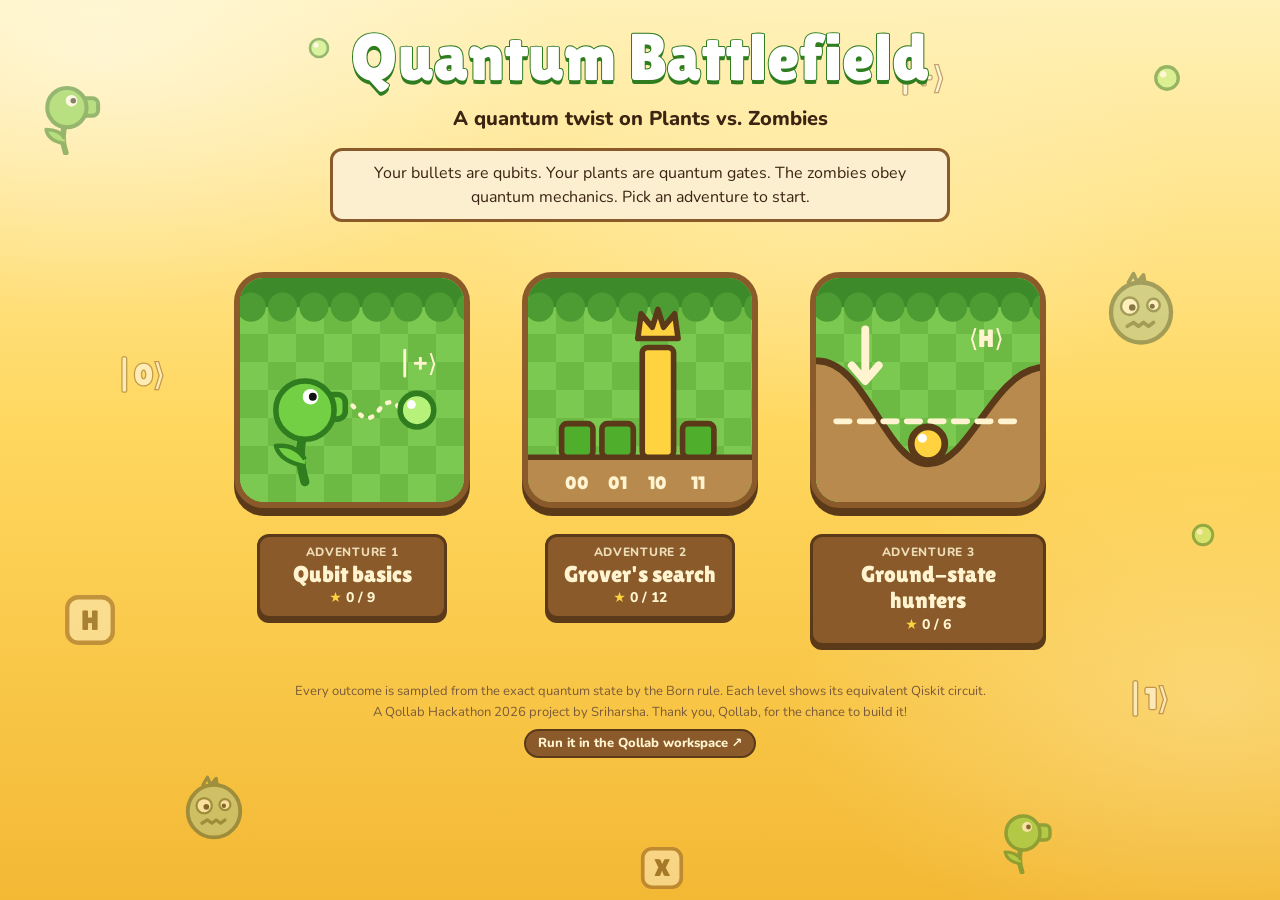
<file: index.html>
<!doctype html>
<html lang="en">
<head>
<meta charset="utf-8">
<meta name="viewport" content="width=device-width, initial-scale=1">
<title>Quantum Battlefield</title>
<meta name="description" content="Quantum Battlefield: a quantum twist on Plants vs. Zombies. Your bullets are qubits, your plants are quantum gates.">
<link rel="preconnect" href="https://fonts.googleapis.com">
<link rel="preconnect" href="https://fonts.gstatic.com" crossorigin>
<link rel="stylesheet" href="https://fonts.googleapis.com/css2?family=Lilita+One&family=Nunito:wght@400;600;700;800&display=swap">
<link rel="stylesheet" href="launcher/launcher.css">
</head>
<body>

<!-- Shared lawn pattern for the tile pictures (same greens as the game's lawn) -->
<svg width="0" height="0" style="position:absolute" aria-hidden="true">
  <defs>
    <pattern id="qbLawn" width="50" height="50" patternUnits="userSpaceOnUse">
      <rect width="50" height="50" fill="#7cc952"/>
      <rect width="25" height="25" fill="#6cba43"/>
      <rect x="25" y="25" width="25" height="25" fill="#6cba43"/>
    </pattern>
    <g id="qbHedge">
      <rect width="200" height="26" fill="#3d8a2a"/>
      <circle cx="10" cy="26" r="13" fill="#4c9c33"/><circle cx="38" cy="26" r="13" fill="#4c9c33"/>
      <circle cx="66" cy="26" r="13" fill="#4c9c33"/><circle cx="94" cy="26" r="13" fill="#4c9c33"/>
      <circle cx="122" cy="26" r="13" fill="#4c9c33"/><circle cx="150" cy="26" r="13" fill="#4c9c33"/>
      <circle cx="178" cy="26" r="13" fill="#4c9c33"/><circle cx="206" cy="26" r="13" fill="#4c9c33"/>
    </g>
  </defs>
</svg>


<!-- Background: drifting golden sunlight and a few light floating game pieces -->
<div class="floaters" aria-hidden="true">
  <svg width="0" height="0" style="position:absolute">
    <defs>
      <symbol id="fSprout" viewBox="0 0 64 64">
        <path d="M24 62 Q19 48 24 36" fill="none" stroke="#2f7d1f" stroke-width="5" stroke-linecap="round"/>
        <path d="M23 54 q-14 -2 -16 -12 q12 0 16 8" fill="#73d044" stroke="#2f7d1f" stroke-width="3" stroke-linejoin="round"/>
        <rect x="36" y="15" width="16" height="15" rx="5" fill="#73d044" stroke="#2f7d1f" stroke-width="3.5"/>
        <circle cx="25" cy="23" r="17" fill="#73d044" stroke="#2f7d1f" stroke-width="3.5"/>
        <circle cx="29" cy="17" r="5" fill="#fff"/><circle cx="30.5" cy="17" r="2.4" fill="#111"/>
      </symbol>
      <symbol id="fZombie" viewBox="0 0 64 64">
        <path d="M22 10 l4 -7 l3 7 l5 -6 l1 7" fill="none" stroke="#4a5d3a" stroke-width="3" stroke-linecap="round" stroke-linejoin="round"/>
        <circle cx="32" cy="34" r="24" fill="#a9c18f" stroke="#4a5d3a" stroke-width="3.5"/>
        <circle cx="23" cy="29" r="7" fill="#fff" stroke="#4a5d3a" stroke-width="2"/><circle cx="25" cy="30" r="2.6" fill="#111"/>
        <circle cx="42" cy="28" r="5" fill="#fff" stroke="#4a5d3a" stroke-width="2"/><circle cx="41" cy="29" r="2" fill="#111"/>
        <path d="M21 45 l5 -3 l4 3 l4 -3 l4 3 l4 -3" fill="none" stroke="#4a5d3a" stroke-width="3" stroke-linecap="round" stroke-linejoin="round"/>
      </symbol>
      <symbol id="fPea" viewBox="0 0 32 32">
        <circle cx="16" cy="16" r="12" fill="#b6f27a" stroke="#2f7d1f" stroke-width="3.5"/>
        <circle cx="12" cy="12" r="3.5" fill="#fff"/>
      </symbol>
      <symbol id="fGateH" viewBox="0 0 48 48">
        <rect x="3" y="3" width="42" height="42" rx="10" fill="#fbefcf" stroke="#8a5a2b" stroke-width="4"/>
        <text x="24" y="33" text-anchor="middle" font-family="Lilita One, Trebuchet MS, sans-serif" font-size="26" fill="#5b3a1a">H</text>
      </symbol>
      <symbol id="fGateX" viewBox="0 0 48 48">
        <rect x="3" y="3" width="42" height="42" rx="10" fill="#fbefcf" stroke="#8a5a2b" stroke-width="4"/>
        <text x="24" y="33" text-anchor="middle" font-family="Lilita One, Trebuchet MS, sans-serif" font-size="26" fill="#5b3a1a">X</text>
      </symbol>
    </defs>
  </svg>
  <span class="glow"></span>
  <svg class="fl" style="--x: 3%;  --y: 9%;  --s: 74px; --t: 9s;  --d: 0s"><use href="#fSprout"/></svg>
  <svg class="fl" style="--x: 90%; --y: 7%;  --s: 30px; --t: 7s;  --d: -2s"><use href="#fPea"/></svg>
  <svg class="fl" style="--x: 86%; --y: 30%; --s: 80px; --t: 11s; --d: -4s"><use href="#fZombie"/></svg>
  <span class="fl ket" style="--x: 9%;  --y: 40%; --t: 10s; --d: -6s">|0⟩</span>
  <svg class="fl" style="--x: 5%;  --y: 66%; --s: 52px; --t: 12s; --d: -1s"><use href="#fGateH"/></svg>
  <svg class="fl" style="--x: 93%; --y: 58%; --s: 26px; --t: 8s;  --d: -3s"><use href="#fPea"/></svg>
  <span class="fl ket" style="--x: 88%; --y: 76%; --t: 9s;  --d: -5s">|1⟩</span>
  <svg class="fl" style="--x: 14%; --y: 86%; --s: 70px; --t: 10s; --d: -7s"><use href="#fZombie"/></svg>
  <svg class="fl" style="--x: 78%; --y: 90%; --s: 64px; --t: 12s; --d: -2s"><use href="#fSprout"/></svg>
  <svg class="fl" style="--x: 50%; --y: 94%; --s: 44px; --t: 9s;  --d: -4s"><use href="#fGateX"/></svg>
  <svg class="fl" style="--x: 24%; --y: 4%;  --s: 24px; --t: 8s;  --d: -6s"><use href="#fPea"/></svg>
  <span class="fl ket" style="--x: 70%; --y: 7%;  --t: 11s; --d: -3s">|+⟩</span>
</div>

<!-- Home: the three adventures as floating tiles -->
<main id="home" class="view">
  <header class="hero">
    <h1>Quantum Battlefield</h1>
    <p class="tagline">A quantum twist on Plants vs. Zombies</p>
    <p class="lead sign">Your bullets are qubits. Your plants are quantum gates. The zombies obey quantum mechanics. Pick an adventure to start.</p>
  </header>

  <nav class="tiles" aria-label="Adventures">
    <a class="tile" href="#adv-1" style="--d: 0s">
      <span class="tile-art" aria-hidden="true">
        <svg viewBox="0 0 200 200">
          <rect width="200" height="200" fill="url(#qbLawn)"/>
          <use href="#qbHedge"/>
          <!-- superposed qubit bullets on their way -->
          <path d="M84 118 q10 -14 20 0 t20 0 t20 0" fill="none" stroke="#fff4cf" stroke-width="4" stroke-linecap="round" stroke-dasharray="2 8"/>
          <circle cx="158" cy="118" r="15" fill="#b6f27a" stroke="#2f7d1f" stroke-width="5"/>
          <circle cx="153" cy="113" r="4" fill="#fff"/>
          <text x="158" y="84" text-anchor="middle" class="ket light">|+⟩</text>
          <!-- pea-shooter sprout, as drawn in the game -->
          <path d="M58 182 Q50 156 58 134" fill="none" stroke="#2f7d1f" stroke-width="8" stroke-linecap="round"/>
          <path d="M58 168 q-22 -4 -26 -18 q18 -2 26 12" fill="#73d044" stroke="#2f7d1f" stroke-width="4" stroke-linejoin="round"/>
          <rect x="72" y="104" width="22" height="22" rx="7" fill="#73d044" stroke="#2f7d1f" stroke-width="5"/>
          <circle cx="58" cy="118" r="26" fill="#73d044" stroke="#2f7d1f" stroke-width="5"/>
          <circle cx="63" cy="106" r="7" fill="#fff"/>
          <circle cx="65" cy="106" r="3.5" fill="#111"/>
        </svg>
      </span>
      <span class="tile-sign">
        <span class="tile-num">Adventure 1</span>
        <span class="tile-name">Qubit basics</span>
        <span class="tile-stars" data-adv="1"></span>
      </span>
    </a>

    <a class="tile" href="#adv-2" style="--d: -2s">
      <span class="tile-art" aria-hidden="true">
        <svg viewBox="0 0 200 200">
          <rect width="200" height="200" fill="url(#qbLawn)"/>
          <use href="#qbHedge"/>
          <rect y="160" width="200" height="40" fill="#b98a4e"/>
          <line x1="0" y1="160" x2="200" y2="160" stroke="#5b3a1a" stroke-width="5"/>
          <rect x="30" y="130" width="28" height="30" rx="5" fill="#4fae2c" stroke="#5b3a1a" stroke-width="5"/>
          <rect x="66" y="130" width="28" height="30" rx="5" fill="#4fae2c" stroke="#5b3a1a" stroke-width="5"/>
          <rect x="102" y="62" width="28" height="98" rx="5" fill="#ffd23f" stroke="#5b3a1a" stroke-width="5"/>
          <rect x="138" y="130" width="28" height="30" rx="5" fill="#4fae2c" stroke="#5b3a1a" stroke-width="5"/>
          <path d="M98 54 L101 32 L111 44 L116 28 L121 44 L131 32 L134 54 Z" fill="#ffd23f" stroke="#5b3a1a" stroke-width="5" stroke-linejoin="round"/>
          <text x="44" y="188" text-anchor="middle" class="ket small light">00</text>
          <text x="80" y="188" text-anchor="middle" class="ket small light">01</text>
          <text x="116" y="188" text-anchor="middle" class="ket small light">10</text>
          <text x="152" y="188" text-anchor="middle" class="ket small light">11</text>
        </svg>
      </span>
      <span class="tile-sign">
        <span class="tile-num">Adventure 2</span>
        <span class="tile-name">Grover's search</span>
        <span class="tile-stars" data-adv="2"></span>
      </span>
    </a>

    <a class="tile" href="#adv-3" style="--d: -4s">
      <span class="tile-art" aria-hidden="true">
        <svg viewBox="0 0 200 200">
          <rect width="200" height="200" fill="url(#qbLawn)"/>
          <use href="#qbHedge"/>
          <path d="M0 74 C 44 72, 62 166, 100 166 C 138 166, 156 86, 200 80 L 200 200 L 0 200 Z" fill="#b98a4e"/>
          <path d="M0 74 C 44 72, 62 166, 100 166 C 138 166, 156 86, 200 80" fill="none" stroke="#5b3a1a" stroke-width="6" stroke-linecap="round"/>
          <line x1="18" y1="128" x2="182" y2="128" stroke="#fff4cf" stroke-width="5" stroke-dasharray="12 9" stroke-linecap="round"/>
          <circle cx="100" cy="148" r="15" fill="#ffd23f" stroke="#5b3a1a" stroke-width="6"/>
          <circle cx="95" cy="143" r="4" fill="#fff"/>
          <path d="M44 46 V 90 M32 78 L44 92 L56 78" fill="none" stroke="#fff4cf" stroke-width="7" stroke-linecap="round" stroke-linejoin="round"/>
          <text x="152" y="62" text-anchor="middle" class="ket light">⟨H⟩</text>
        </svg>
      </span>
      <span class="tile-sign">
        <span class="tile-num">Adventure 3</span>
        <span class="tile-name">Ground-state hunters</span>
        <span class="tile-stars" data-adv="3"></span>
      </span>
    </a>
  </nav>

  <footer class="foot">
    <p>Every outcome is sampled from the exact quantum state by the Born rule. Each level shows its equivalent Qiskit circuit.</p>
    <p>A Qollab Hackathon 2026 project by Sriharsha. Thank you, Qollab, for the chance to build it!</p>
    <p><a class="qollab-link" href="https://qollab.xyz/p/01a123a4-1b9e-79ae-b26d-b35089b05541" target="_blank" rel="noopener">Run it in the Qollab workspace ↗</a></p>
  </footer>
</main>

<!-- Adventure map: levels as stops on a lawn path -->
<main id="map" class="view" hidden>
  <div class="map-head">
    <a class="btn" href="#">&larr; Adventures</a>
    <div>
      <div class="map-num" id="mapNum"></div>
      <h2 id="mapTitle" tabindex="-1"></h2>
    </div>
  </div>

  <div class="map-layout">
    <div class="board" id="board">
      <svg id="boardSvg" aria-hidden="true"></svg>
      <div id="nodes" role="list"></div>
    </div>

    <aside class="side">
      <section class="panel" aria-labelledby="chartTitle">
        <h3 id="chartTitle">Your stars</h3>
        <div class="bars" id="bars"></div>
      </section>

      <section class="door" id="door" aria-live="polite">
        <div class="door-frame top">
          <svg class="padlock" id="padlock" viewBox="0 0 48 48" aria-hidden="true"></svg>
        </div>
        <div class="door-tag">
          <div class="door-key" id="doorKey"></div>
          <div class="door-name" id="doorName"></div>
          <p class="door-desc" id="doorDesc"></p>
          <a class="play" id="play" href="#">Play</a>
        </div>
        <span class="knob" aria-hidden="true"></span>
      </section>
    </aside>
  </div>

  <div class="map-tools sign">
    <label class="switch"><input type="checkbox" id="unlockAll"> <span>Unlock all levels (for teachers and judges)</span></label>
    <button type="button" class="link" id="reset">Reset progress</button>
  </div>
</main>

<script src="launcher/progress.js"></script>
<script src="launcher/launcher.js"></script>
</body>
</html>
</file>
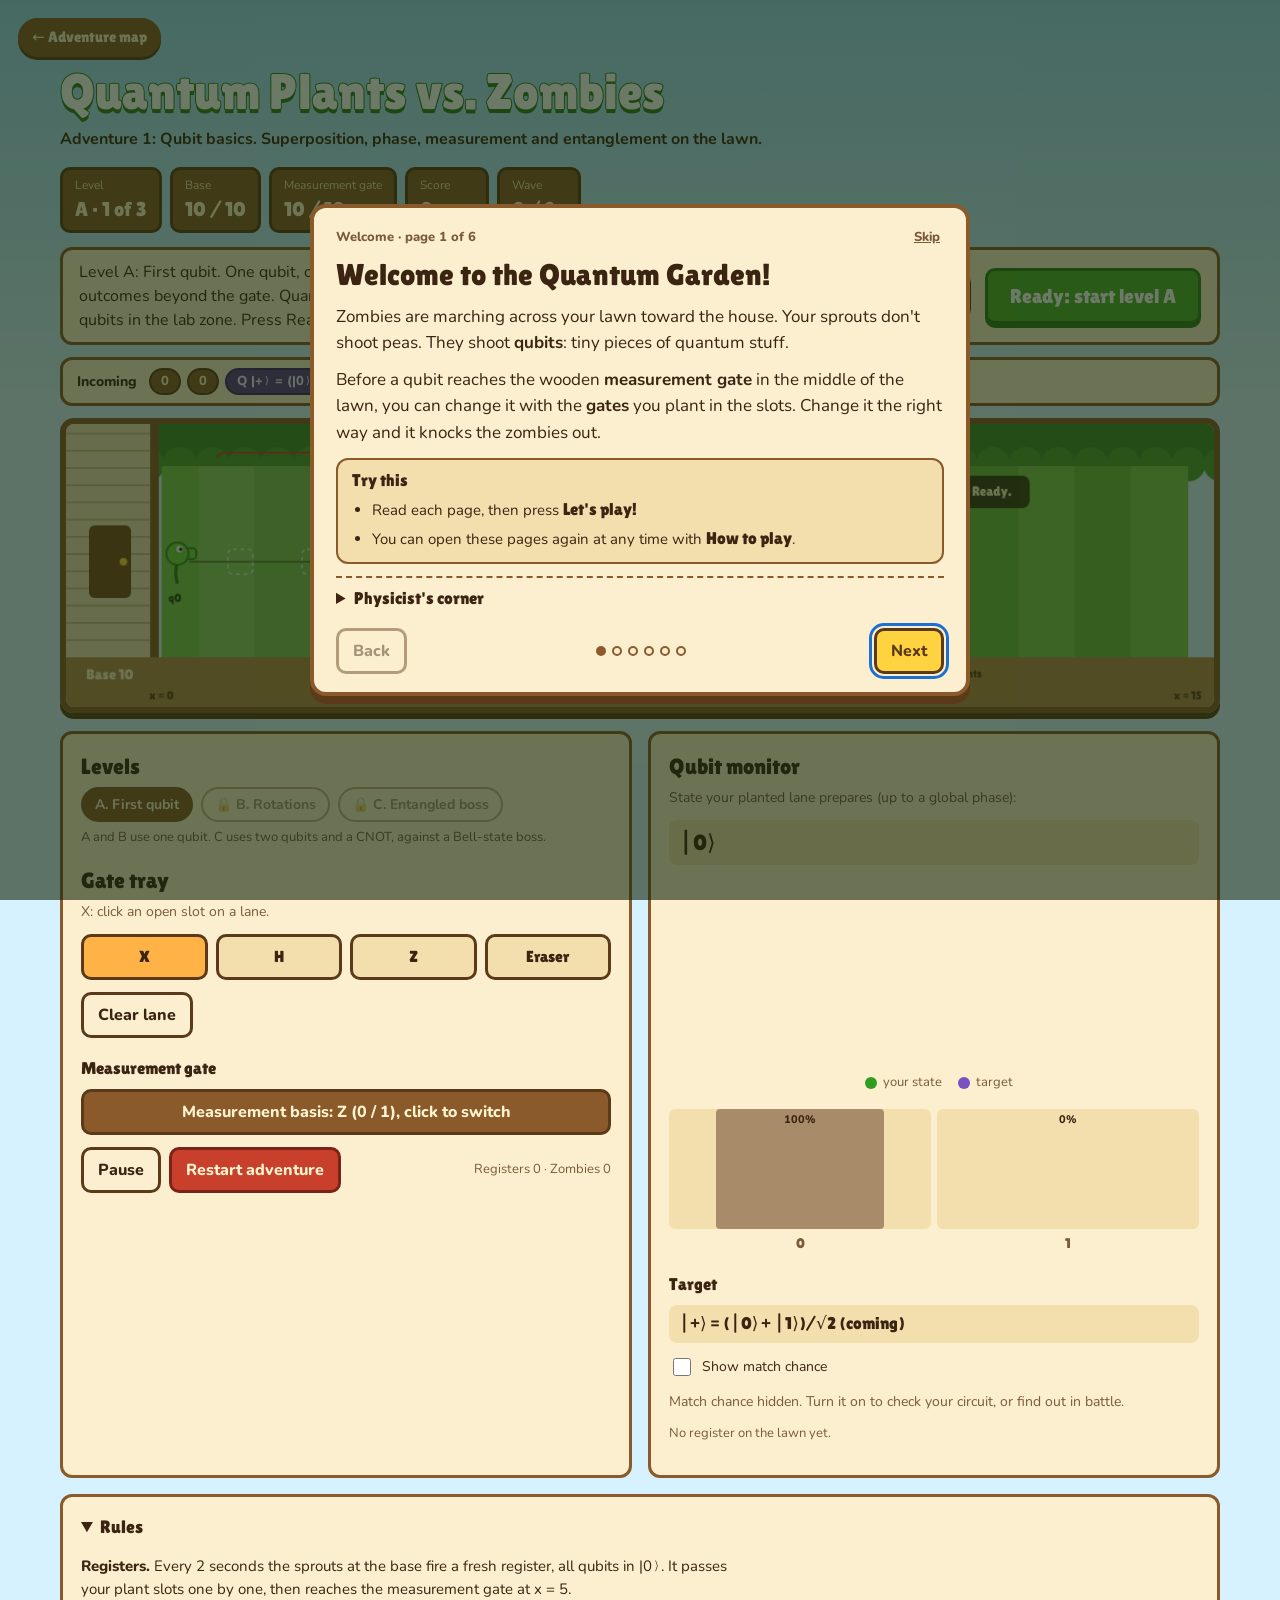
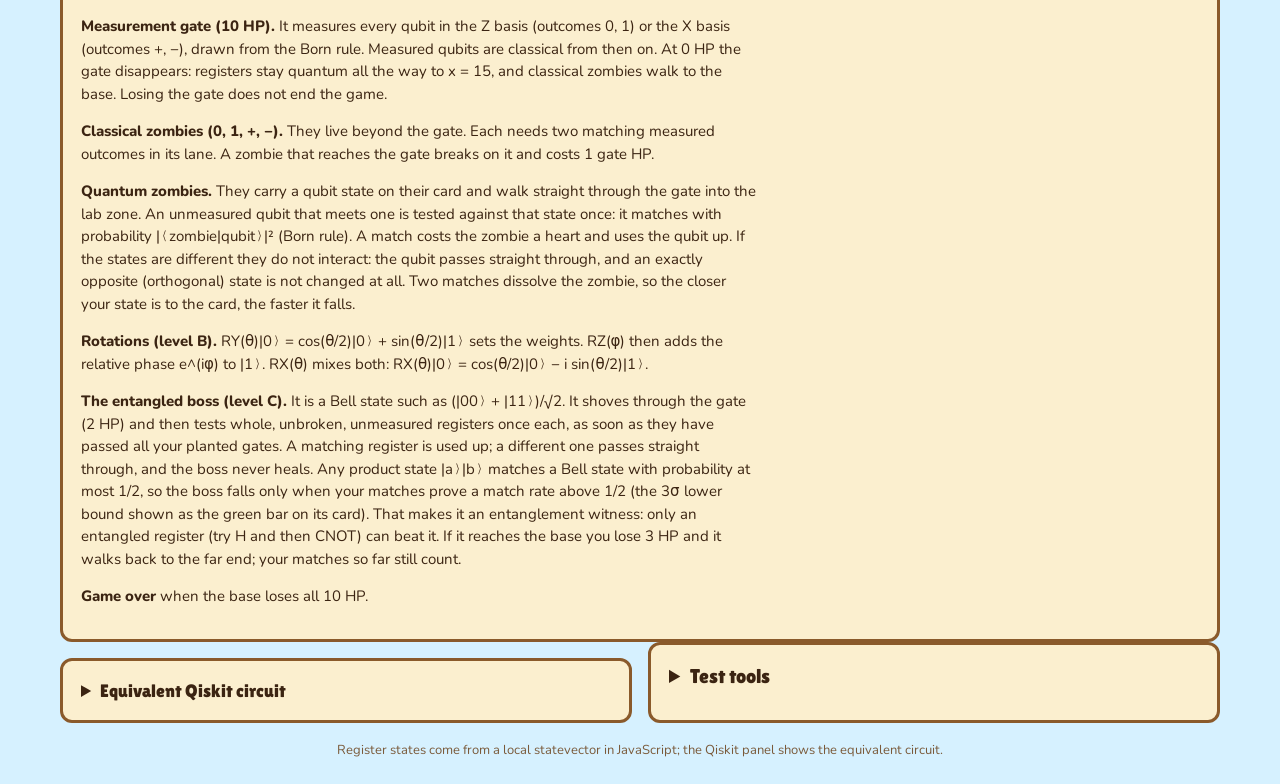
<file: 1st adventure/play.html>
<!doctype html>
<html lang="en">
<head>
<meta charset="utf-8">
<meta name="viewport" content="width=device-width, initial-scale=1">
<title>Quantum Battlefield &middot; Adventure 1 &middot; Qubit basics</title>
<!-- Generated by build-play-pages.ps1 from index.html; edit index.html, then re-run the script. -->
<link rel="preconnect" href="https://fonts.googleapis.com">
<link rel="preconnect" href="https://fonts.gstatic.com" crossorigin>
<link rel="stylesheet" href="https://fonts.googleapis.com/css2?family=Lilita+One&family=Nunito:wght@400;600;700;800&display=swap">
<link rel="stylesheet" href="style.css">
<link rel="stylesheet" href="../launcher/play.css">
</head>
<body data-adv="1">
<a class="qb-home" href="../index.html#adv-1">&larr; Adventure map</a>
<div class="app">
  <header class="topbar">
    <div class="brand">
      <h1>Quantum Plants vs. Zombies</h1>
      <p class="sub">Adventure 1: Qubit basics. Superposition, phase, measurement and entanglement on the lawn.</p>
    </div>
    <div class="chips">
      <div class="chip"><span>Level</span><strong id="levelChip">A · 1 of 3</strong></div>
      <div class="chip"><span>Base</span><strong id="baseHP">10 / 10</strong></div>
      <div class="chip"><span>Measurement gate</span><strong id="gateHP">10 / 10</strong></div>
      <div class="chip"><span>Score</span><strong id="score">0</strong></div>
      <div class="chip"><span>Wave</span><strong id="waveChip">0 / 0</strong></div>
    </div>
  </header>

  <section class="sign sign-row">
    <p id="msg"></p>
    <button class="btn ghost tut-open" id="tutOpen">How to play</button>
    <button class="btn btn-run ready" id="ready">Ready</button>
  </section>

  <section class="sign wave-sign">
    <span class="inline-label">Incoming</span>
    <div class="wave" id="waveList"></div>
  </section>

  <section class="lawn-wrap">
    <canvas id="lawn" aria-label="Zombie lanes with planted quantum gates and a measurement gate"></canvas>
  </section>

  <div class="grid">
    <section class="panel">
      <h2>Levels</h2>
      <div class="levels" id="levelSel">
        <button class="lvl">A. First qubit</button>
        <button class="lvl">B. Rotations</button>
        <button class="lvl">C. Entangled boss</button>
      </div>
      <p class="hint small">A and B use one qubit. C uses two qubits and a CNOT, against a Bell-state boss.</p>
      <h2>Gate tray</h2>
      <p class="hint" id="toolHint"></p>
      <div class="tools" id="tools"></div>
      <div class="row" id="thetaRow">
        <span class="inline-label">Angle</span>
        <input type="range" id="theta" min="0" max="24" step="1" value="4" aria-label="Rotation angle in steps of pi over 12">
        <strong class="theta-val" id="thetaVal">θ = π/3</strong>
      </div>
      <div class="row">
        <button class="btn ghost" id="clearCircuit">Clear lane</button>
      </div>
      <h3>Measurement gate</h3>
      <button class="btn full" id="basis">Measurement basis: Z</button>
      <div class="row">
        <button class="btn ghost" id="pause">Pause</button>
        <button class="btn danger" id="restart">Restart adventure</button>
        <span class="count" id="entityCount"></span>
      </div>
    </section>

    <section class="panel">
      <h2>Qubit monitor</h2>
      <p class="hint">State your planted lane prepares (up to a global phase):</p>
      <p class="ket" id="outKet">|0⟩</p>
      <canvas id="blochCv" aria-label="Bloch sphere: green is your state, purple dashed is the target"></canvas>
      <p class="hint small legend"><i class="dot yours"></i> your state <i class="dot target"></i> target</p>
      <p class="hint" id="entInfo"></p>
      <div class="bars hist" id="probBars"></div>
      <h3>Target</h3>
      <p class="ket small" id="targetKet"></p>
      <label class="toggle"><input type="checkbox" id="showFid"> Show match chance</label>
      <p class="hint" id="fidInfo"></p>
      <p class="hint small" id="regInfo"></p>
    </section>
  </div>

  <details class="panel notes" open>
    <summary>Rules</summary>
    <p><b>Registers.</b> Every 2 seconds the sprouts at the base fire a fresh register, all qubits in |0⟩. It passes your plant slots one by one, then reaches the measurement gate at x = 5.</p>
    <p><b>Measurement gate (10 HP).</b> It measures every qubit in the Z basis (outcomes 0, 1) or the X basis (outcomes +, −), drawn from the Born rule. Measured qubits are classical from then on. At 0 HP the gate disappears: registers stay quantum all the way to x = 15, and classical zombies walk to the base. Losing the gate does not end the game.</p>
    <p><b>Classical zombies (0, 1, +, −).</b> They live beyond the gate. Each needs two matching measured outcomes in its lane. A zombie that reaches the gate breaks on it and costs 1 gate HP.</p>
    <p><b>Quantum zombies.</b> They carry a qubit state on their card and walk straight through the gate into the lab zone. An unmeasured qubit that meets one is tested against that state once: it matches with probability |⟨zombie|qubit⟩|² (Born rule). A match costs the zombie a heart and uses the qubit up. If the states are different they do not interact: the qubit passes straight through, and an exactly opposite (orthogonal) state is not changed at all. Two matches dissolve the zombie, so the closer your state is to the card, the faster it falls.</p>
    <p><b>Rotations (level B).</b> RY(θ)|0⟩ = cos(θ/2)|0⟩ + sin(θ/2)|1⟩ sets the weights. RZ(φ) then adds the relative phase e^(iφ) to |1⟩. RX(θ) mixes both: RX(θ)|0⟩ = cos(θ/2)|0⟩ − i sin(θ/2)|1⟩.</p>
    <p><b>The entangled boss (level C).</b> It is a Bell state such as (|00⟩ + |11⟩)/√2. It shoves through the gate (2 HP) and then tests whole, unbroken, unmeasured registers once each, as soon as they have passed all your planted gates. A matching register is used up; a different one passes straight through, and the boss never heals. Any product state |a⟩|b⟩ matches a Bell state with probability at most 1/2, so the boss falls only when your matches prove a match rate above 1/2 (the 3σ lower bound shown as the green bar on its card). That makes it an entanglement witness: only an entangled register (try H and then CNOT) can beat it. If it reaches the base you lose 3 HP and it walks back to the far end; your matches so far still count.</p>
    <p><b>Game over</b> when the base loses all 10 HP.</p>
  </details>

  <div class="grid">
    <details class="panel notes">
      <summary>Equivalent Qiskit circuit</summary>
      <pre id="qiskitCode"></pre>
    </details>
    <details class="panel test">
      <summary>Test tools</summary>
      <p class="hint">Drop extra zombies into a moving wave.</p>
      <div class="row" id="testLaneRow">
        <span class="inline-label">Lane</span>
        <div class="seg" id="testLane"><button data-l="0" class="on">q0</button><button data-l="1">q1</button></div>
      </div>
      <div class="spawn">
        <button data-z="0">Zombie 0</button>
        <button data-z="1">Zombie 1</button>
        <button data-z="+">Zombie +</button>
        <button data-z="-">Zombie −</button>
        <button data-z="Q+" class="q">Quantum zombie |+⟩</button>
        <button data-z="Qr" class="q">Quantum zombie, random state</button>
      </div>
    </details>
  </div>

  <p class="foot">Register states come from a local statevector in JavaScript; the Qiskit panel shows the equivalent circuit.</p>

  <div class="tut-overlay hidden" id="tut" role="dialog" aria-modal="true" aria-labelledby="tutTitle">
    <div class="tut-card">
      <div class="tut-top"><span id="tutStep"></span><button class="tut-skip" id="tutSkip">Skip</button></div>
      <h2 id="tutTitle"></h2>
      <div class="tut-body" id="tutBody"></div>
      <details class="tut-phys" id="tutPhysWrap"><summary>Physicist's corner</summary><div id="tutPhys"></div></details>
      <div class="tut-nav">
        <button class="btn ghost" id="tutBack">Back</button>
        <div class="tut-dots" id="tutDots"></div>
        <button class="btn btn-sun" id="tutNext">Next</button>
      </div>
    </div>
  </div>
</div>

<script src="../launcher/progress.js"></script>
<script src="code.js"></script>
<script src="../launcher/play.js"></script>
</body>
</html>
</file>
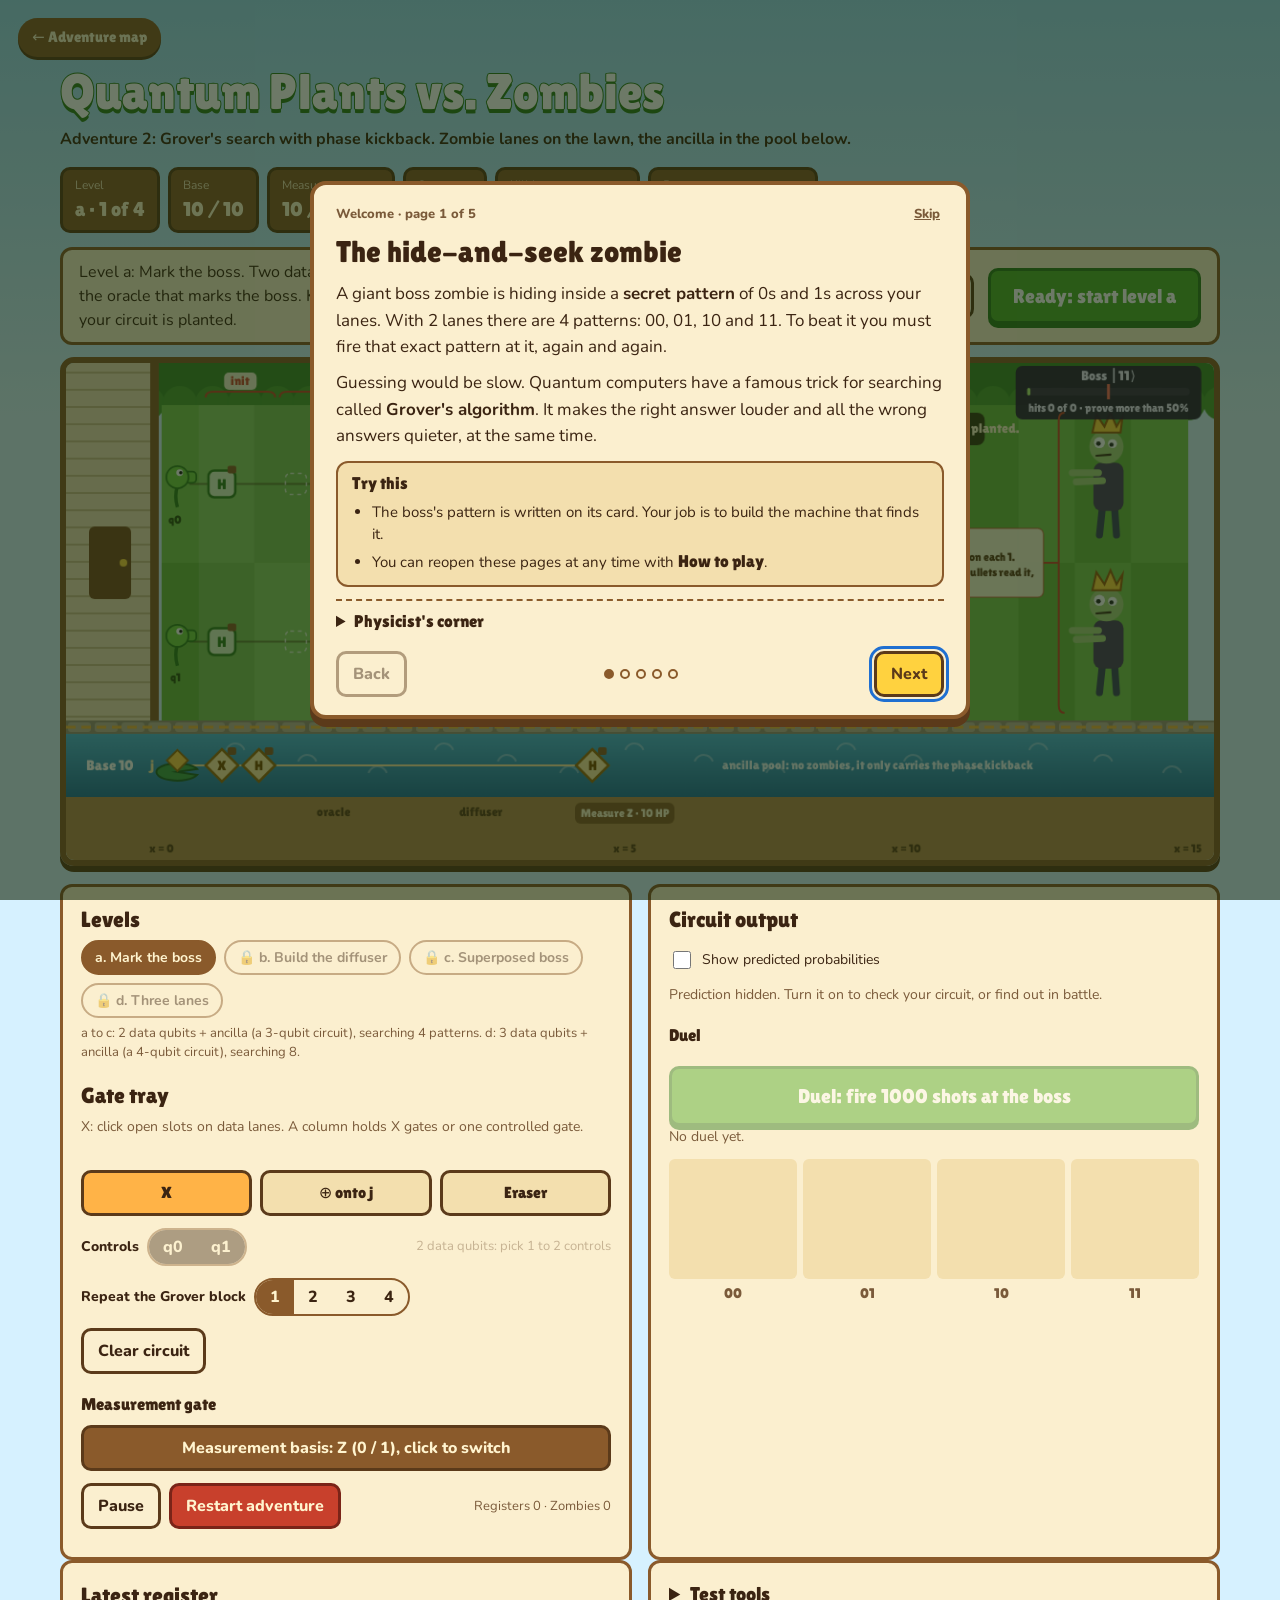
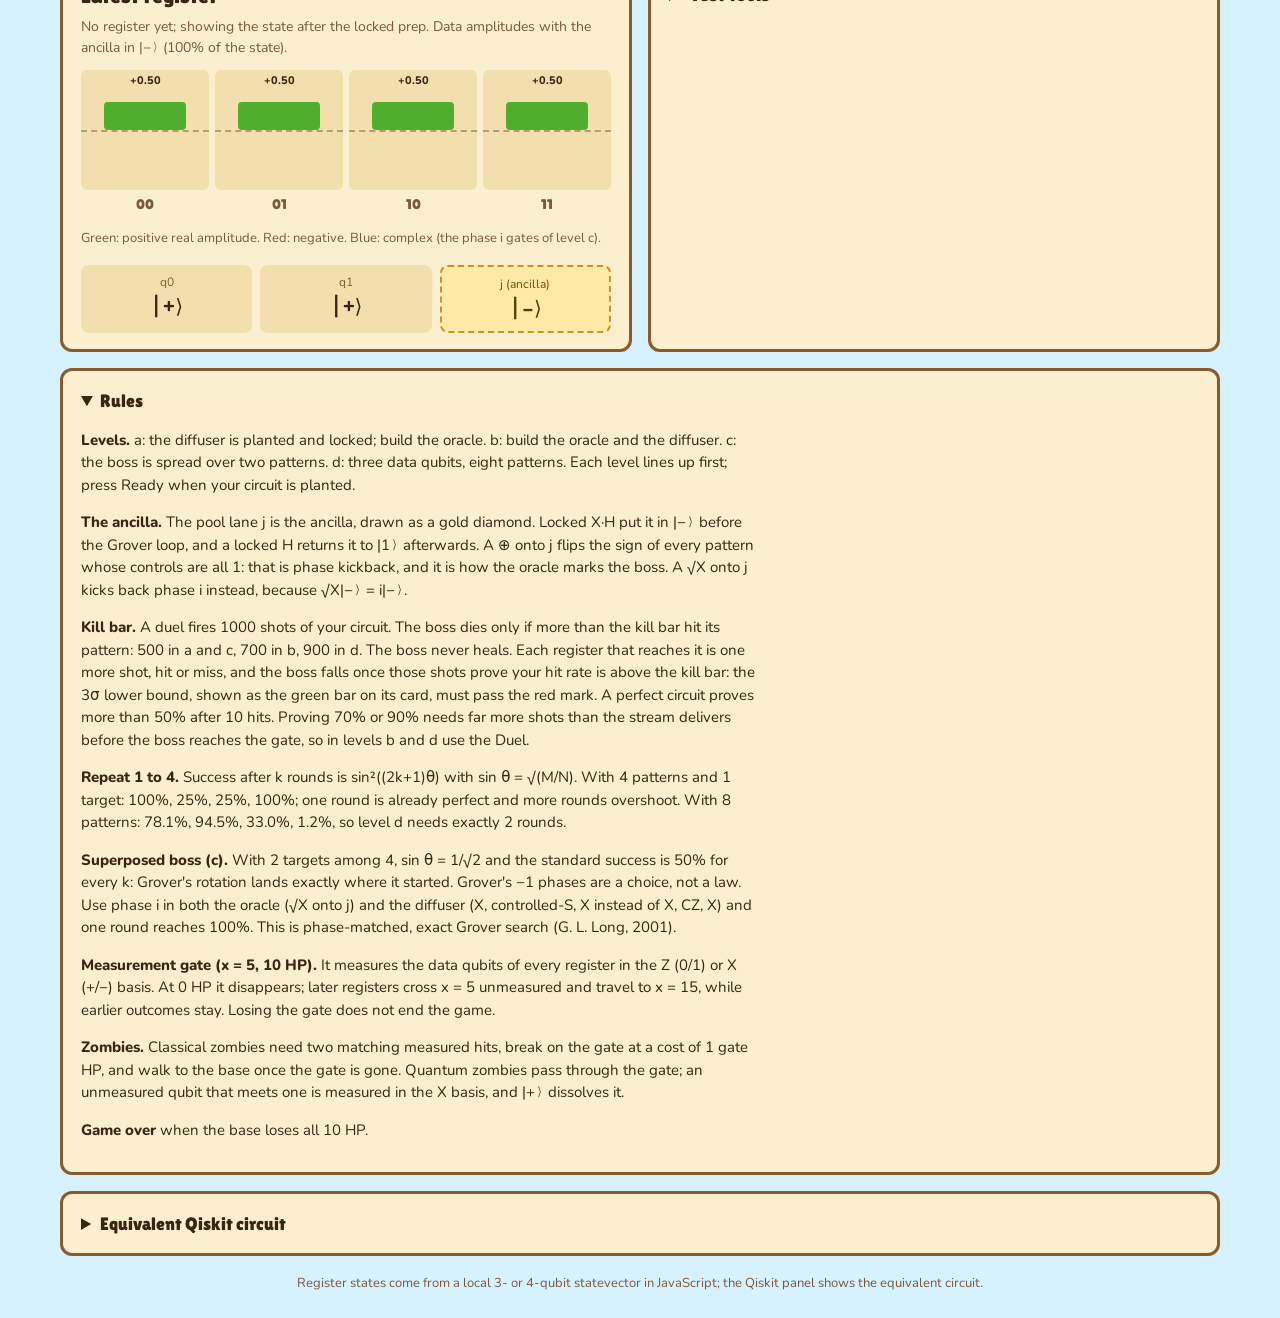
<file: 2nd adventure/play.html>
<!doctype html>
<html lang="en">
<head>
<meta charset="utf-8">
<meta name="viewport" content="width=device-width, initial-scale=1">
<title>Quantum Battlefield &middot; Adventure 2 &middot; Grover's search</title>
<!-- Generated by build-play-pages.ps1 from index.html; edit index.html, then re-run the script. -->
<link rel="preconnect" href="https://fonts.googleapis.com">
<link rel="preconnect" href="https://fonts.gstatic.com" crossorigin>
<link rel="stylesheet" href="https://fonts.googleapis.com/css2?family=Lilita+One&family=Nunito:wght@400;600;700;800&display=swap">
<link rel="stylesheet" href="style.css">
<link rel="stylesheet" href="../launcher/play.css">
</head>
<body data-adv="2">
<a class="qb-home" href="../index.html#adv-2">&larr; Adventure map</a>
<div class="app">
  <header class="topbar">
    <div class="brand">
      <h1>Quantum Plants vs. Zombies</h1>
      <p class="sub">Adventure 2: Grover's search with phase kickback. Zombie lanes on the lawn, the ancilla in the pool below.</p>
    </div>
    <div class="chips">
      <div class="chip"><span>Level</span><strong id="levelChip">a · 1 of 4</strong></div>
      <div class="chip"><span>Base</span><strong id="baseHP">10 / 10</strong></div>
      <div class="chip"><span>Measurement gate</span><strong id="gateHP">10 / 10</strong></div>
      <div class="chip"><span>Score</span><strong id="score">0</strong></div>
      <div class="chip"><span>Kill bar</span><strong id="killChip">&gt; 500 / 1000</strong></div>
      <div class="chip wide"><span>Boss</span><strong id="bossChip">none</strong></div>
    </div>
  </header>

  <section class="sign sign-row">
    <p id="msg"></p>
    <button class="btn ghost tut-open" id="tutOpen">How to play</button>
    <button class="btn btn-run ready" id="ready">Ready</button>
  </section>

  <section class="lawn-wrap">
    <canvas id="lawn" aria-label="Zombie lanes and an ancilla pool with a planted Grover circuit"></canvas>
  </section>

  <div class="grid">
    <section class="panel">
      <h2>Levels</h2>
      <div class="levels" id="levelSel">
        <button class="lvl">a. Mark the boss</button>
        <button class="lvl">b. Build the diffuser</button>
        <button class="lvl">c. Superposed boss</button>
        <button class="lvl">d. Three lanes</button>
      </div>
      <p class="hint small">a to c: 2 data qubits + ancilla (a 3-qubit circuit), searching 4 patterns. d: 3 data qubits + ancilla (a 4-qubit circuit), searching 8.</p>
      <h2>Gate tray</h2>
      <p class="hint" id="toolHint">Gates with a padlock are fixed. Pick a gate, then click an open column on the lawn: 3 oracle slots and 3 diffuser slots.</p>
      <div class="tools" id="tools">
        <button data-tool="X" class="tool on">X</button>
        <button data-tool="MCX" class="tool">⊕ onto j</button>
        <button data-tool="MCZ" class="tool">Controlled-Z</button>
        <button data-tool="MCSX" class="tool">√X onto j</button>
        <button data-tool="MCS" class="tool">Controlled-S</button>
        <button data-tool="ERASE" class="tool">Eraser</button>
      </div>
      <div class="row dim" id="ctrlRow">
        <span class="inline-label">Controls</span>
        <div class="seg multi" id="ctrlSel">
          <button data-q="0" class="on">q0</button><button data-q="1" class="on">q1</button><button data-q="2" class="on">q2</button>
        </div>
        <span class="count" id="ctrlHint"></span>
      </div>
      <div class="row">
        <span class="inline-label">Repeat the Grover block</span>
        <div class="seg" id="rounds">
          <button data-r="1" class="on">1</button><button data-r="2">2</button><button data-r="3">3</button><button data-r="4">4</button>
        </div>
      </div>
      <div class="row">
        <button class="btn ghost" id="textbook">Plant textbook diffuser</button>
        <button class="btn ghost" id="clearCircuit">Clear circuit</button>
      </div>
      <h3>Measurement gate</h3>
      <button class="btn full" id="basis">Measurement basis: Z</button>
      <div class="row">
        <button class="btn ghost" id="pause">Pause</button>
        <button class="btn danger" id="restart">Restart adventure</button>
        <span class="count" id="entityCount"></span>
      </div>
    </section>

    <section class="panel">
      <h2>Circuit output</h2>
      <label class="toggle"><input type="checkbox" id="showPred"> Show predicted probabilities</label>
      <p class="hint" id="predInfo"></p>
      <div class="bars hist" id="predBars"></div>
      <h3>Duel</h3>
      <button class="btn btn-run" id="duel">Duel: fire 1000 shots at the boss</button>
      <p class="hint" id="duelInfo">No duel yet.</p>
      <div class="bars hist" id="duelBars"></div>
    </section>
  </div>

  <div class="grid">
    <section class="panel">
      <h2>Latest register</h2>
      <p class="hint" id="regInfo"></p>
      <div class="bars" id="ampBars"></div>
      <p class="hint small">Green: positive real amplitude. Red: negative. Blue: complex (the phase i gates of level c).</p>
      <div class="lanestates four" id="laneStates"></div>
    </section>
    <details class="panel test">
      <summary>Test tools</summary>
      <p class="hint">Drop extra zombies into a moving wave.</p>
      <div class="row">
        <span class="inline-label">Lane</span>
        <div class="seg" id="laneSel">
          <button data-l="0" class="on">q0</button><button data-l="1">q1</button><button data-l="2">q2</button>
        </div>
      </div>
      <div class="spawn">
        <button data-z="0">Zombie 0</button>
        <button data-z="1">Zombie 1</button>
        <button data-z="+">Zombie +</button>
        <button data-z="-">Zombie −</button>
        <button data-z="Q" class="q">Quantum zombie |+⟩</button>
      </div>
    </details>
  </div>

  <details class="panel notes" open>
    <summary>Rules</summary>
    <p><b>Levels.</b> a: the diffuser is planted and locked; build the oracle. b: build the oracle and the diffuser. c: the boss is spread over two patterns. d: three data qubits, eight patterns. Each level lines up first; press Ready when your circuit is planted.</p>
    <p><b>The ancilla.</b> The pool lane j is the ancilla, drawn as a gold diamond. Locked X·H put it in |−⟩ before the Grover loop, and a locked H returns it to |1⟩ afterwards. A ⊕ onto j flips the sign of every pattern whose controls are all 1: that is phase kickback, and it is how the oracle marks the boss. A √X onto j kicks back phase i instead, because √X|−⟩ = i|−⟩.</p>
    <p><b>Kill bar.</b> A duel fires 1000 shots of your circuit. The boss dies only if more than the kill bar hit its pattern: 500 in a and c, 700 in b, 900 in d. The boss never heals. Each register that reaches it is one more shot, hit or miss, and the boss falls once those shots prove your hit rate is above the kill bar: the 3σ lower bound, shown as the green bar on its card, must pass the red mark. A perfect circuit proves more than 50% after 10 hits. Proving 70% or 90% needs far more shots than the stream delivers before the boss reaches the gate, so in levels b and d use the Duel.</p>
    <p><b>Repeat 1 to 4.</b> Success after k rounds is sin²((2k+1)θ) with sin θ = √(M/N). With 4 patterns and 1 target: 100%, 25%, 25%, 100%; one round is already perfect and more rounds overshoot. With 8 patterns: 78.1%, 94.5%, 33.0%, 1.2%, so level d needs exactly 2 rounds.</p>
    <p><b>Superposed boss (c).</b> With 2 targets among 4, sin θ = 1/√2 and the standard success is 50% for every k: Grover's rotation lands exactly where it started. Grover's −1 phases are a choice, not a law. Use phase i in both the oracle (√X onto j) and the diffuser (X, controlled-S, X instead of X, CZ, X) and one round reaches 100%. This is phase-matched, exact Grover search (G. L. Long, 2001).</p>
    <p><b>Measurement gate (x = 5, 10 HP).</b> It measures the data qubits of every register in the Z (0/1) or X (+/−) basis. At 0 HP it disappears; later registers cross x = 5 unmeasured and travel to x = 15, while earlier outcomes stay. Losing the gate does not end the game.</p>
    <p><b>Zombies.</b> Classical zombies need two matching measured hits, break on the gate at a cost of 1 gate HP, and walk to the base once the gate is gone. Quantum zombies pass through the gate; an unmeasured qubit that meets one is measured in the X basis, and |+⟩ dissolves it.</p>
    <p><b>Game over</b> when the base loses all 10 HP.</p>
  </details>

  <details class="panel notes">
    <summary>Equivalent Qiskit circuit</summary>
    <pre id="qiskitCode"></pre>
  </details>

  <p class="foot">Register states come from a local 3- or 4-qubit statevector in JavaScript; the Qiskit panel shows the equivalent circuit.</p>

  <div class="tut-overlay hidden" id="tut" role="dialog" aria-modal="true" aria-labelledby="tutTitle">
    <div class="tut-card">
      <div class="tut-top"><span id="tutStep"></span><button class="tut-skip" id="tutSkip">Skip</button></div>
      <h2 id="tutTitle"></h2>
      <div class="tut-body" id="tutBody"></div>
      <details class="tut-phys" id="tutPhysWrap"><summary>Physicist's corner</summary><div id="tutPhys"></div></details>
      <div class="tut-nav">
        <button class="btn ghost" id="tutBack">Back</button>
        <div class="tut-dots" id="tutDots"></div>
        <button class="btn btn-sun" id="tutNext">Next</button>
      </div>
    </div>
  </div>
</div>

<script src="../launcher/progress.js"></script>
<script src="code.js"></script>
<script src="../launcher/play.js"></script>
</body>
</html>
</file>
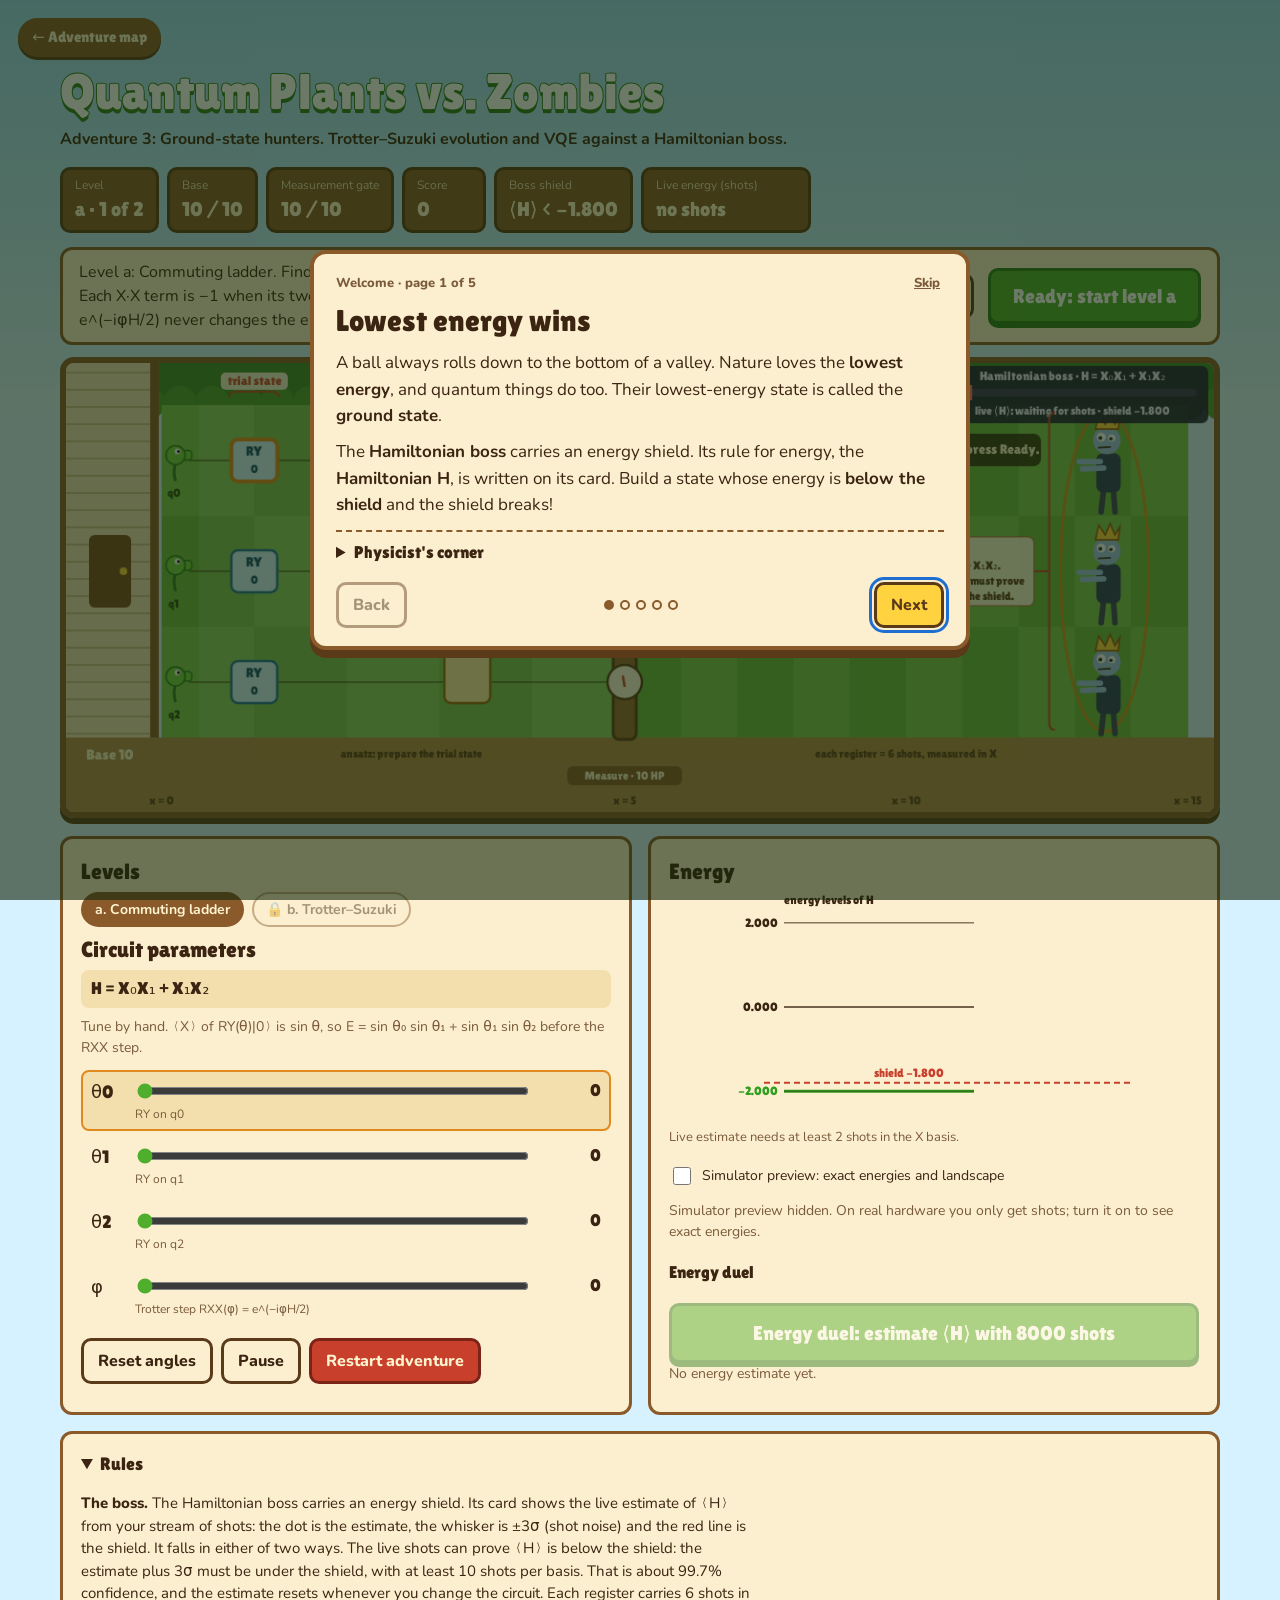
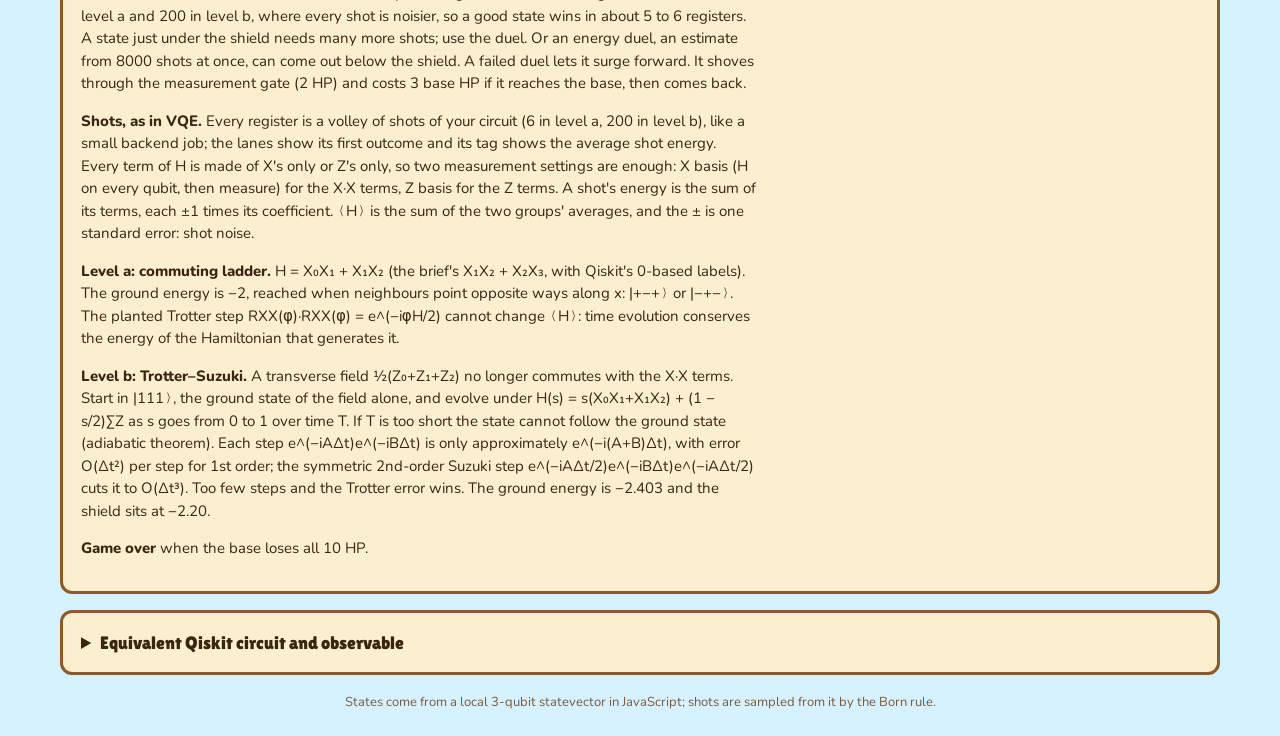
<file: 3rd adventure/play.html>
<!doctype html>
<html lang="en">
<head>
<meta charset="utf-8">
<meta name="viewport" content="width=device-width, initial-scale=1">
<title>Quantum Battlefield &middot; Adventure 3 &middot; Ground-state hunters</title>
<!-- Generated by build-play-pages.ps1 from index.html; edit index.html, then re-run the script. -->
<link rel="preconnect" href="https://fonts.googleapis.com">
<link rel="preconnect" href="https://fonts.gstatic.com" crossorigin>
<link rel="stylesheet" href="https://fonts.googleapis.com/css2?family=Lilita+One&family=Nunito:wght@400;600;700;800&display=swap">
<link rel="stylesheet" href="style.css">
<link rel="stylesheet" href="../launcher/play.css">
</head>
<body data-adv="3">
<a class="qb-home" href="../index.html#adv-3">&larr; Adventure map</a>
<div class="app">
  <header class="topbar">
    <div class="brand">
      <h1>Quantum Plants vs. Zombies</h1>
      <p class="sub">Adventure 3: Ground-state hunters. Trotter–Suzuki evolution and VQE against a Hamiltonian boss.</p>
    </div>
    <div class="chips">
      <div class="chip"><span>Level</span><strong id="levelChip">a · 1 of 2</strong></div>
      <div class="chip"><span>Base</span><strong id="baseHP">10 / 10</strong></div>
      <div class="chip"><span>Measurement gate</span><strong id="gateHP">10 / 10</strong></div>
      <div class="chip"><span>Score</span><strong id="score">0</strong></div>
      <div class="chip"><span>Boss shield</span><strong id="shieldChip">⟨H⟩ &lt; −1.800</strong></div>
      <div class="chip wide"><span>Live energy (shots)</span><strong id="liveChip">no shots</strong></div>
    </div>
  </header>

  <section class="sign sign-row">
    <p id="msg"></p>
    <button class="btn ghost tut-open" id="tutOpen">How to play</button>
    <button class="btn btn-run ready" id="ready">Ready</button>
  </section>

  <section class="lawn-wrap">
    <canvas id="lawn" aria-label="Three qubit lanes with a parameterised circuit, a measurement gate and a Hamiltonian boss"></canvas>
  </section>

  <div class="grid">
    <section class="panel">
      <h2>Levels</h2>
      <div class="levels" id="levelSel">
        <button class="lvl">a. Commuting ladder</button>
        <button class="lvl">b. Trotter–Suzuki</button>
      </div>
      <h2>Circuit parameters</h2>
      <p class="ket small" id="hText">H = X₀X₁ + X₁X₂</p>
      <p class="hint" id="hHint"></p>
      <div id="params"></div>
      <div class="row">
        <button class="btn ghost" id="zeroP">Reset angles</button>
        <button class="btn ghost" id="pause">Pause</button>
        <button class="btn danger" id="restart">Restart adventure</button>
      </div>
    </section>

    <section class="panel">
      <h2>Energy</h2>
      <canvas id="specCv" aria-label="Energy levels of H with your exact, live and duel energies"></canvas>
      <p class="hint small" id="liveInfo"></p>
      <label class="toggle"><input type="checkbox" id="preview"> Simulator preview: exact energies and landscape</label>
      <p class="hint" id="exactInfo"></p>
      <div id="landWrap" class="hidden"><canvas id="landCv" aria-label="Energy landscape against the selected parameter"></canvas></div>
      <h3>Energy duel</h3>
      <button class="btn btn-run" id="duel">Energy duel</button>
      <p class="hint" id="duelInfo">No energy estimate yet.</p>
    </section>
  </div>

  <details class="panel notes" open>
    <summary>Rules</summary>
    <p><b>The boss.</b> The Hamiltonian boss carries an energy shield. Its card shows the live estimate of ⟨H⟩ from your stream of shots: the dot is the estimate, the whisker is ±3σ (shot noise) and the red line is the shield. It falls in either of two ways. The live shots can prove ⟨H⟩ is below the shield: the estimate plus 3σ must be under the shield, with at least 10 shots per basis. That is about 99.7% confidence, and the estimate resets whenever you change the circuit. Each register carries 6 shots in level a and 200 in level b, where every shot is noisier, so a good state wins in about 5 to 6 registers. A state just under the shield needs many more shots; use the duel. Or an energy duel, an estimate from 8000 shots at once, can come out below the shield. A failed duel lets it surge forward. It shoves through the measurement gate (2 HP) and costs 3 base HP if it reaches the base, then comes back.</p>
    <p><b>Shots, as in VQE.</b> Every register is a volley of shots of your circuit (6 in level a, 200 in level b), like a small backend job; the lanes show its first outcome and its tag shows the average shot energy. Every term of H is made of X's only or Z's only, so two measurement settings are enough: X basis (H on every qubit, then measure) for the X·X terms, Z basis for the Z terms. A shot's energy is the sum of its terms, each ±1 times its coefficient. ⟨H⟩ is the sum of the two groups' averages, and the ± is one standard error: shot noise.</p>
    <p><b>Level a: commuting ladder.</b> H = X₀X₁ + X₁X₂ (the brief's X₁X₂ + X₂X₃, with Qiskit's 0-based labels). The ground energy is −2, reached when neighbours point opposite ways along x: |+−+⟩ or |−+−⟩. The planted Trotter step RXX(φ)·RXX(φ) = e^(−iφH/2) cannot change ⟨H⟩: time evolution conserves the energy of the Hamiltonian that generates it.</p>
    <p><b>Level b: Trotter–Suzuki.</b> A transverse field ½(Z₀+Z₁+Z₂) no longer commutes with the X·X terms. Start in |111⟩, the ground state of the field alone, and evolve under H(s) = s(X₀X₁+X₁X₂) + (1 − s/2)ΣZ as s goes from 0 to 1 over time T. If T is too short the state cannot follow the ground state (adiabatic theorem). Each step e^(−iAΔt)e^(−iBΔt) is only approximately e^(−i(A+B)Δt), with error O(Δt²) per step for 1st order; the symmetric 2nd-order Suzuki step e^(−iAΔt/2)e^(−iBΔt)e^(−iAΔt/2) cuts it to O(Δt³). Too few steps and the Trotter error wins. The ground energy is −2.403 and the shield sits at −2.20.</p>
    <p><b>Game over</b> when the base loses all 10 HP.</p>
  </details>

  <details class="panel notes">
    <summary>Equivalent Qiskit circuit and observable</summary>
    <pre id="qiskitCode"></pre>
  </details>

  <p class="foot">States come from a local 3-qubit statevector in JavaScript; shots are sampled from it by the Born rule.</p>

  <div class="tut-overlay hidden" id="tut" role="dialog" aria-modal="true" aria-labelledby="tutTitle">
    <div class="tut-card">
      <div class="tut-top"><span id="tutStep"></span><button class="tut-skip" id="tutSkip">Skip</button></div>
      <h2 id="tutTitle"></h2>
      <div class="tut-body" id="tutBody"></div>
      <details class="tut-phys" id="tutPhysWrap"><summary>Physicist's corner</summary><div id="tutPhys"></div></details>
      <div class="tut-nav">
        <button class="btn ghost" id="tutBack">Back</button>
        <div class="tut-dots" id="tutDots"></div>
        <button class="btn btn-sun" id="tutNext">Next</button>
      </div>
    </div>
  </div>
</div>

<script src="../launcher/progress.js"></script>
<script src="code.js"></script>
<script src="../launcher/play.js"></script>
</body>
</html>
</file>
<file: launcher/launcher.css>
/* Quantum Battlefield launcher: floating adventure tiles and a lawn map per adventure.
   Colours, fonts and shapes follow the adventures' own style.css (sky, wood, parchment, lawn). */
:root {
  --sky: #9ad8f5;
  --sky2: #d6f1ff;
  --wood: #8a5a2b;
  --wood-dark: #5b3a1a;
  --parchment: #fbefcf;
  --parchment2: #f3dfae;
  --ink: #3b2412;
  --muted: #7a5a3a;
  --leaf: #4fae2c;
  --leaf-dark: #2f7d1f;
  --sun: #ffd23f;
  --oracle: #5b3a8c;
  --danger: #c8402c;
  --focus: #1f6fd1;
  /* Lawn and soil, as drawn on the game canvas (same in light and dark mode) */
  --grass-a: #6cba43;
  --grass-b: #7cc952;
  --hedge: #3d8a2a;
  --hedge2: #4c9c33;
  --soil: #b98a4e;
  --soil-dark: #7a4a22;
  --display: "Lilita One", "Arial Rounded MT Bold", "Trebuchet MS", system-ui, sans-serif;
  --body: "Nunito", "Segoe UI", system-ui, sans-serif;
}
@media (prefers-color-scheme: dark) {
  :root:not([data-theme="light"]) {
    --sky: #12324a;
    --sky2: #0b1a29;
    --parchment: #2e2215;
    --parchment2: #3a2b1a;
    --ink: #f6e7c1;
    --muted: #d1b98f;
    --wood: #6b4625;
    --wood-dark: #a77b4b;
    --focus: #7ab8ff;
  }
}
:root[data-theme="dark"] {
  --sky: #12324a;
  --sky2: #0b1a29;
  --parchment: #2e2215;
  --parchment2: #3a2b1a;
  --ink: #f6e7c1;
  --muted: #d1b98f;
  --wood: #6b4625;
  --wood-dark: #a77b4b;
  --focus: #7ab8ff;
}

*, *::before, *::after { box-sizing: border-box; }
html, body { margin: 0; }
body {
  min-height: 100vh;
  padding: 24px 16px 36px;
  background: linear-gradient(180deg, var(--sky) 0%, var(--sky2) 420px, var(--sky2) 100%);
  color: var(--ink);
  font-family: var(--body);
  line-height: 1.5;
}
[hidden] { display: none !important; }
a:focus-visible, button:focus-visible, input:focus-visible { outline: 3px solid var(--focus); outline-offset: 3px; }
.view { max-width: 1160px; margin: 0 auto; }

/* Game-style title: white letters, leaf outline */
.hero { text-align: center; }
.hero h1, .map-head h2 {
  font-family: var(--display);
  font-weight: 400;
  line-height: 1;
  margin: 0;
  color: #fff;
  -webkit-text-stroke: 2px var(--leaf-dark);
  paint-order: stroke fill;
  text-shadow: 0 4px 0 var(--leaf-dark);
}
.hero h1 { font-size: clamp(38px, 7vw, 66px); }
.tagline { margin: 14px 0 0; font-weight: 800; font-size: clamp(17px, 2.4vw, 20px); }
.sign {
  background: var(--parchment);
  border: 3px solid var(--wood);
  border-radius: 12px;
  padding: 10px 16px;
}
.lead { display: inline-block; margin: 14px auto 0; max-width: 620px; font-size: 16px; }

/* ---------- Home: floating tiles ---------- */
.tiles {
  display: flex;
  justify-content: center;
  flex-wrap: wrap;
  gap: 40px 52px;
  margin: 50px 0 20px;
}
.tile {
  display: flex;
  flex-direction: column;
  align-items: center;
  width: 236px;
  color: var(--ink);
  text-decoration: none;
  border-radius: 30px;
}
.tile-art {
  display: block;
  width: 236px;
  height: 236px;
  border: 6px solid var(--wood);
  border-radius: 30px;
  box-shadow: 0 8px 0 var(--wood-dark);
  overflow: hidden;
  background: var(--grass-b);
  animation: float 6s ease-in-out infinite;
  animation-delay: var(--d);
  transition: transform .15s ease;
}
.tile-art svg { display: block; width: 100%; height: 100%; }
.tile .ket { font-family: var(--display); font-size: 22px; fill: #3b2412; }
.tile .ket.light { fill: #fff4cf; }
.tile .ket.small { font-size: 16px; }
.tile:hover .tile-art, .tile:focus-visible .tile-art { animation-play-state: paused; transform: translateY(-6px) scale(1.04); }

.tile-sign {
  margin-top: 26px;
  min-width: 190px;
  text-align: center;
  background: var(--wood);
  color: #fff4cf;
  border: 3px solid var(--wood-dark);
  border-radius: 12px;
  padding: 6px 14px 8px;
  box-shadow: 0 4px 0 var(--wood-dark);
}
.tile-num { display: block; font-size: 12px; font-weight: 800; letter-spacing: .06em; text-transform: uppercase; opacity: .85; }
.tile-name { display: block; font-family: var(--display); font-size: 23px; line-height: 1.15; }
.tile-stars { display: block; font-weight: 800; font-size: 14px; }
.tile-stars b { color: var(--sun); }

@keyframes float {
  0%, 100% { transform: translateY(0) rotate(-2deg); }
  50% { transform: translateY(-14px) rotate(2deg); }
}
@media (prefers-reduced-motion: reduce) {
  .tile-art { animation: none; }
}

.foot { text-align: center; margin-top: 36px; font-size: 13px; color: var(--muted); }
.foot p { margin: 2px 0; }

/* ---------- Map ---------- */
.map-head { display: flex; align-items: center; gap: 18px; margin-bottom: 18px; flex-wrap: wrap; }
.btn {
  display: inline-block;
  border: 3px solid var(--wood-dark);
  background: var(--wood);
  color: #fff4cf;
  border-radius: 10px;
  padding: 8px 14px;
  font-weight: 800;
  text-decoration: none;
  box-shadow: 0 3px 0 var(--wood-dark);
}
.btn:hover { transform: translateY(-1px); }
.map-num {
  display: inline-block;
  background: var(--wood);
  color: #fff4cf;
  border: 3px solid var(--wood-dark);
  border-radius: 10px;
  padding: 1px 10px;
  font-size: 12px;
  font-weight: 800;
  letter-spacing: .06em;
  text-transform: uppercase;
  margin-bottom: 8px;
}
.map-head h2 { font-size: clamp(30px, 5vw, 46px); outline: none; }

.map-layout { display: grid; grid-template-columns: minmax(0, 1fr) 290px; gap: 18px; align-items: start; }

/* The lawn: checker grass with a hedge along the top, framed in wood like the game's lawn */
.board {
  position: relative;
  aspect-ratio: 16 / 10;
  border: 6px solid var(--wood);
  border-radius: 14px;
  box-shadow: 0 6px 0 var(--wood-dark);
  overflow: hidden;
  background:
    radial-gradient(circle at 17px 2px, var(--hedge2) 17px, transparent 18px) 0 0 / 34px 24px repeat-x,
    linear-gradient(var(--hedge) 0 22px, transparent 22px),
    repeating-conic-gradient(var(--grass-b) 0 25%, var(--grass-a) 0 50%) 0 22px / 96px 96px;
}
.board > svg { position: absolute; inset: 0; width: 100%; height: 100%; }
.board .blob {
  fill: rgba(255, 255, 240, .16);
  stroke: rgba(47, 125, 31, .75);
  stroke-width: 3;
  stroke-dasharray: 8 6;
  vector-effect: non-scaling-stroke;
}
.board .trail-edge { stroke: var(--soil-dark); stroke-width: 20; stroke-linecap: round; vector-effect: non-scaling-stroke; fill: none; }
.board .trail { stroke: var(--soil); stroke-width: 13; stroke-linecap: round; vector-effect: non-scaling-stroke; fill: none; }
.board .trail.locked { stroke: #e4cf9e; stroke-width: 9; stroke-dasharray: 1 20; }

.node {
  position: absolute;
  transform: translate(-50%, -50%);
  display: flex;
  flex-direction: column;
  align-items: center;
  background: none;
  border: 0;
  padding: 0;
  cursor: pointer;
  font: inherit;
  border-radius: 50%;
}
.node .disc {
  display: grid;
  place-items: center;
  width: 76px;
  height: 76px;
  border-radius: 50%;
  background: #fbefcf;
  color: #3b2412;
  border: 5px solid #5b3a1a;
  box-shadow: 0 5px 0 #5b3a1a;
  font-family: var(--display);
  font-size: 36px;
  line-height: 1;
  transition: transform .12s ease;
}
.node.locked .disc { background: #e4d3a8; width: 64px; height: 64px; border-width: 4px; }
.node.locked .disc svg { width: 32px; height: 32px; }
.node:hover .disc { transform: scale(1.08); }
.node.sel .disc { background: var(--sun); box-shadow: 0 5px 0 #5b3a1a, 0 0 0 7px rgba(255, 244, 207, .85); }
.node .stars { position: relative; display: flex; gap: 1px; margin-top: -10px; }
.node .stars svg { width: 26px; height: 26px; }
.node .stars svg:nth-child(2) { transform: translateY(6px); }
.star-on { fill: #ffd23f; stroke: #5b3a1a; stroke-width: 1.8; stroke-linejoin: round; }
.star-off { fill: #fff4cf; stroke: #5b3a1a; stroke-width: 1.4; stroke-linejoin: round; opacity: .7; }

.side { display: flex; flex-direction: column; gap: 18px; }
.panel {
  background: var(--parchment);
  border: 3px solid var(--wood);
  border-radius: 12px;
  padding: 14px 16px 16px;
}
.panel h3 { font-family: var(--display); font-weight: 400; font-size: 20px; margin: 0 0 10px; }
.bars { display: flex; gap: 10px; height: 110px; }
.bar { position: relative; flex: 1; background: var(--parchment2); border-radius: 6px; overflow: hidden; }
.bar span {
  position: absolute; left: 18%; right: 18%; bottom: 0;
  border-radius: 4px 4px 0 0;
  background: var(--sun);
  box-shadow: 0 0 0 2px var(--wood-dark);
  transition: height .35s ease;
}
.bar.zero span { display: none; }
.bar-labels { display: flex; gap: 10px; margin-top: 6px; }
.bar-labels span { flex: 1; text-align: center; font-family: var(--display); font-size: 15px; color: var(--muted); }

/* The house door from the game: wooden planks, a brass knob, a parchment notice */
.door {
  position: relative;
  border: 6px solid var(--wood-dark);
  border-radius: 70px 70px 14px 14px;
  background:
    repeating-linear-gradient(90deg, transparent 0 46px, rgba(0, 0, 0, .14) 46px 49px),
    #7a4a22;
  padding: 22px 18px 20px;
  box-shadow: 0 6px 0 var(--wood-dark);
  display: flex;
  flex-direction: column;
  gap: 14px;
}
.door-frame.top { display: grid; place-items: center; padding-top: 4px; }
.padlock { width: 56px; height: 56px; }
.knob {
  position: absolute;
  right: 16px;
  bottom: 30px;
  width: 16px;
  height: 16px;
  border-radius: 50%;
  background: #ffd23f;
  border: 3px solid #5b3a1a;
}
.door-tag {
  background: var(--parchment);
  color: var(--ink);
  border: 3px solid var(--wood-dark);
  border-radius: 10px;
  padding: 12px 14px 14px;
  margin-bottom: 26px;
}
.door-key { font-size: 12px; font-weight: 800; letter-spacing: .06em; text-transform: uppercase; color: var(--muted); }
.door-name { font-family: var(--display); font-size: 23px; line-height: 1.15; margin-top: 2px; }
.door-desc { margin: 6px 0 12px; font-size: 15px; line-height: 1.45; }
.play {
  display: block;
  text-align: center;
  background: var(--leaf);
  border: 3px solid var(--leaf-dark);
  color: #fff;
  font-family: var(--display);
  font-size: 20px;
  border-radius: 10px;
  padding: 10px 12px;
  text-decoration: none;
  box-shadow: 0 4px 0 var(--leaf-dark);
}
.play:active { transform: translateY(3px); box-shadow: 0 1px 0 var(--leaf-dark); }
.play[aria-disabled="true"] { opacity: .45; cursor: not-allowed; pointer-events: none; }

.map-tools { display: flex; flex-wrap: wrap; justify-content: space-between; align-items: center; gap: 12px; margin-top: 22px; font-size: 15px; }
.switch { display: inline-flex; align-items: center; gap: 8px; cursor: pointer; font-weight: 700; }
.switch input { width: 20px; height: 20px; accent-color: var(--leaf); }
.link { background: none; border: 0; padding: 4px; font: inherit; font-weight: 700; color: var(--muted); text-decoration: underline; cursor: pointer; }

@media (max-width: 860px) {
  .map-layout { grid-template-columns: 1fr; }
  .side { flex-direction: column-reverse; }
}
@media (max-width: 640px) {
  body { padding: 14px 16px 28px; }
  .tiles { gap: 34px; margin-top: 36px; }
  .tile, .tile-art { width: 206px; }
  .tile-art { height: 206px; }
  .board { aspect-ratio: 10 / 13; }
  .node .disc { width: 62px; height: 62px; font-size: 29px; }
  .node.locked .disc { width: 54px; height: 54px; }
  .node .stars svg { width: 22px; height: 22px; }
}

/* ---------- Background: golden sunlight and light floating game pieces ---------- */
/* Kept behind everything, mostly at the edges, faint and slow so the content stays the focus. */
.floaters { position: fixed; inset: 0; z-index: -1; overflow: hidden; pointer-events: none; }
.floaters .glow {
  position: absolute;
  inset: -20%;
  background:
    radial-gradient(38% 30% at 20% 18%, rgba(255, 210, 63, .30), transparent 70%),
    radial-gradient(34% 28% at 82% 70%, rgba(255, 190, 70, .22), transparent 70%),
    radial-gradient(30% 26% at 60% 30%, rgba(255, 236, 160, .25), transparent 70%);
  animation: sunlight 26s ease-in-out infinite alternate;
}
.fl {
  position: absolute;
  left: var(--x);
  top: var(--y);
  width: var(--s, 40px);
  height: var(--s, 40px);
  opacity: .5;
  animation: bob var(--t, 10s) ease-in-out infinite;
  animation-delay: var(--d, 0s);
}
.fl.ket {
  width: auto;
  height: auto;
  font-family: var(--display);
  font-size: 30px;
  line-height: 1;
  color: #fff;
  -webkit-text-stroke: 1.5px var(--wood);
  paint-order: stroke fill;
}
@keyframes bob {
  0%, 100% { transform: translate(-50%, -50%) translateY(0) rotate(-6deg); }
  50% { transform: translate(-50%, -50%) translateY(-18px) rotate(6deg); }
}
@keyframes sunlight {
  from { transform: translate(-4%, -3%) scale(1); }
  to { transform: translate(5%, 4%) scale(1.08); }
}
@media (prefers-color-scheme: dark) {
  :root:not([data-theme="light"]) .floaters .glow { opacity: .35; }
  :root:not([data-theme="light"]) .fl { opacity: .32; }
}
:root[data-theme="dark"] .floaters .glow { opacity: .35; }
:root[data-theme="dark"] .fl { opacity: .32; }
@media (max-width: 640px) {
  .fl { opacity: .35; }
  .fl:nth-of-type(3n) { display: none; }
}
@media (prefers-reduced-motion: reduce) {
  .fl, .floaters .glow { animation: none; }
  .fl { transform: translate(-50%, -50%); }
}

/* ---------- Gold background ---------- */
/* Same top-light, bottom-dark shading as the sky, in gold. The gradient slowly slides up and down
   and the sunlight glows drift over it. Dark mode uses deep bronze-gold. */
:root {
  --gold-1: #fff1b8;
  --gold-2: #ffd75e;
  --gold-3: #f2b631;
  --gold-4: #d9951c;
  --glow-a: rgba(255, 255, 255, .45);
  --glow-b: rgba(255, 244, 200, .35);
}
@media (prefers-color-scheme: dark) {
  :root:not([data-theme="light"]) {
    --gold-1: #7a5814;
    --gold-2: #5c400c;
    --gold-3: #3f2b07;
    --gold-4: #2a1c04;
    --glow-a: rgba(255, 210, 63, .22);
    --glow-b: rgba(255, 190, 70, .16);
  }
}
:root[data-theme="dark"] {
  --gold-1: #7a5814;
  --gold-2: #5c400c;
  --gold-3: #3f2b07;
  --gold-4: #2a1c04;
  --glow-a: rgba(255, 210, 63, .22);
  --glow-b: rgba(255, 190, 70, .16);
}
body { background: var(--gold-3); }
.floaters {
  background: linear-gradient(180deg, var(--gold-1) 0%, var(--gold-2) 30%, var(--gold-3) 65%, var(--gold-4) 100%);
  background-size: 100% 160%;
  animation: goldShift 18s ease-in-out infinite alternate;
}
.floaters .glow {
  background:
    radial-gradient(38% 30% at 20% 18%, var(--glow-a), transparent 70%),
    radial-gradient(34% 28% at 82% 70%, var(--glow-b), transparent 70%),
    radial-gradient(30% 26% at 60% 30%, var(--glow-b), transparent 70%);
}
@media (prefers-color-scheme: dark) {
  :root:not([data-theme="light"]) .floaters .glow { opacity: 1; }
}
:root[data-theme="dark"] .floaters .glow { opacity: 1; }
@keyframes goldShift {
  from { background-position: 0 0%; }
  to { background-position: 0 100%; }
}
@media (prefers-reduced-motion: reduce) { .floaters { animation: none; } }
.fl.ket { -webkit-text-stroke: 2.5px var(--wood); }

/* Footer link to the project's Qollab workspace */
.qollab-link {
  display: inline-block;
  margin-top: 4px;
  padding: 3px 12px;
  border-radius: 999px;
  background: var(--wood);
  border: 2px solid var(--wood-dark);
  color: #fff4cf;
  font-weight: 800;
  text-decoration: none;
}
.qollab-link:hover { filter: brightness(1.1); }
</file>
<file: 1st adventure/style.css>
:root {
  --sky: #9ad8f5;
  --sky2: #d6f1ff;
  --wood: #8a5a2b;
  --wood-dark: #5b3a1a;
  --parchment: #fbefcf;
  --parchment2: #f3dfae;
  --ink: #3b2412;
  --muted: #7a5a3a;
  --leaf: #4fae2c;
  --leaf-dark: #2f7d1f;
  --sun: #ffd23f;
  --oracle: #5b3a8c;
  --danger: #c8402c;
  --focus: #1f6fd1;
  --display: "Lilita One", "Arial Rounded MT Bold", "Trebuchet MS", system-ui, sans-serif;
  --body: "Nunito", "Segoe UI", system-ui, sans-serif;
  box-sizing: border-box;
  padding-top: env(safe-area-inset-top, 0px);
  padding-bottom: env(safe-area-inset-bottom, 0px);
}

@media (prefers-color-scheme: dark) {
  :root:not([data-theme="light"]) {
    --sky: #12324a;
    --sky2: #0b1a29;
    --parchment: #2e2215;
    --parchment2: #3a2b1a;
    --ink: #f6e7c1;
    --muted: #d1b98f;
    --wood: #6b4625;
    --wood-dark: #a77b4b;
    --focus: #7ab8ff;
  }
}
:root[data-theme="dark"] {
  --sky: #12324a;
  --sky2: #0b1a29;
  --parchment: #2e2215;
  --parchment2: #3a2b1a;
  --ink: #f6e7c1;
  --muted: #d1b98f;
  --wood: #6b4625;
  --wood-dark: #a77b4b;
  --focus: #7ab8ff;
}

html { scroll-padding-top: env(safe-area-inset-top, 0px); }
*, *::before, *::after { box-sizing: inherit; }

body {
  margin: 0;
  padding: 18px;
  background: linear-gradient(180deg, var(--sky) 0%, var(--sky2) 420px, var(--sky2) 100%);
  color: var(--ink);
  font-family: var(--body);
  line-height: 1.5;
}

.app { max-width: 1160px; margin: 0 auto; }

button { font: inherit; cursor: pointer; }
button:focus-visible, summary:focus-visible { outline: 3px solid var(--focus); outline-offset: 2px; }
button:disabled { cursor: not-allowed; opacity: .45; }

.topbar {
  display: flex;
  align-items: flex-end;
  justify-content: space-between;
  gap: 16px;
  flex-wrap: wrap;
  margin-bottom: 14px;
}
h1 {
  font-family: var(--display);
  font-weight: 400;
  font-size: clamp(30px, 5vw, 50px);
  line-height: 1;
  margin: 0;
  color: #fff;
  -webkit-text-stroke: 2px var(--leaf-dark);
  paint-order: stroke fill;
  text-shadow: 0 4px 0 var(--leaf-dark);
}
.sub { margin: 10px 0 0; font-weight: 700; color: var(--ink); }

.chips { display: flex; gap: 8px; flex-wrap: wrap; }
.chip {
  background: var(--wood);
  color: #fff4cf;
  border: 3px solid var(--wood-dark);
  border-radius: 10px;
  padding: 6px 12px;
  min-width: 84px;
}
.chip span { display: block; font-size: 12px; opacity: .85; }
.chip strong { font-family: var(--display); font-weight: 400; font-size: 20px; }
.hearts { color: #ff6b5e; letter-spacing: 2px; }

.sign {
  background: var(--parchment);
  border: 3px solid var(--wood);
  border-radius: 12px;
  padding: 10px 16px;
  margin-bottom: 12px;
}
.sign p { margin: 0; max-width: 80ch; }
.msg { margin-top: 4px !important; color: var(--muted); font-size: 14px; }

.lawn-wrap {
  position: relative;
  border: 6px solid var(--wood);
  border-radius: 14px;
  overflow: hidden;
  box-shadow: 0 6px 0 var(--wood-dark);
  margin-bottom: 18px;
}
#lawn { display: block; width: 100%; height: auto; cursor: pointer; }

.overlay {
  position: absolute;
  inset: 0;
  display: grid;
  place-items: center;
  background: rgba(20, 40, 10, .45);
  padding: 12px;
}
.overlay-card {
  background: var(--parchment);
  border: 4px solid var(--wood);
  border-radius: 14px;
  padding: 18px 22px;
  max-width: 460px;
  text-align: center;
  box-shadow: 0 6px 0 var(--wood-dark);
}
.overlay-card h2 { font-family: var(--display); font-weight: 400; font-size: 28px; margin: 0 0 6px; }
.overlay-card p { margin: 0 0 14px; }
.ov-actions { display: flex; gap: 10px; justify-content: center; flex-wrap: wrap; }
.hidden { display: none !important; }

.grid { display: grid; grid-template-columns: 1fr 1fr; gap: 16px; }
.panel {
  background: var(--parchment);
  border: 3px solid var(--wood);
  border-radius: 12px;
  padding: 16px 18px;
}
.panel h2 { font-family: var(--display); font-weight: 400; font-size: 22px; margin: 0 0 4px; }
.panel h3 { font-family: var(--display); font-weight: 400; font-size: 17px; margin: 18px 0 8px; }
.hint { color: var(--muted); font-size: 14px; margin: 0 0 12px; max-width: 70ch; min-height: 1.5em; }

.packets { display: grid; grid-template-columns: 1fr 1fr; gap: 10px; }
.packet {
  display: grid;
  grid-template-columns: auto 1fr;
  grid-template-rows: auto auto;
  column-gap: 10px;
  align-items: center;
  text-align: left;
  padding: 10px 12px;
  border-radius: 10px;
  border: 3px solid var(--wood-dark);
  background: var(--parchment2);
  color: var(--ink);
  border-top-width: 12px;
  transition: transform .12s;
}
.packet:not(:disabled):hover { transform: translateY(-2px); }
.packet.oracle { border-top-color: var(--oracle); }
.packet.diffuser { border-top-color: #f0a01e; }
.pk-icon {
  grid-row: 1 / 3;
  width: 38px; height: 38px;
  display: grid; place-items: center;
  border-radius: 50%;
  font-family: var(--display);
  font-size: 20px;
}
.oracle .pk-icon { background: var(--oracle); color: #efe6ff; }
.diffuser .pk-icon { background: var(--sun); color: #7a4a1a; }
.pk-name { font-family: var(--display); font-size: 18px; }
.pk-desc { font-size: 12px; color: var(--muted); }

.row { display: flex; gap: 8px; align-items: center; flex-wrap: wrap; margin: 12px 0; }
.slots { margin-left: auto; font-size: 14px; color: var(--muted); font-weight: 700; }

.btn {
  border: 3px solid var(--wood-dark);
  background: var(--wood);
  color: #fff4cf;
  border-radius: 10px;
  padding: 8px 14px;
  font-weight: 800;
}
.btn.ghost { background: transparent; color: var(--ink); }
.btn-sun { background: var(--sun); color: #5b3a1a; }
.btn-run {
  width: 100%;
  background: var(--leaf);
  border-color: var(--leaf-dark);
  color: #fff;
  font-family: var(--display);
  font-weight: 400;
  font-size: 20px;
  padding: 12px;
  box-shadow: 0 4px 0 var(--leaf-dark);
}
.btn-run:not(:disabled):active { transform: translateY(3px); box-shadow: 0 1px 0 var(--leaf-dark); }

.levels { display: flex; gap: 8px; flex-wrap: wrap; }
.lvl {
  border: 2px solid var(--wood);
  background: transparent;
  color: var(--ink);
  border-radius: 999px;
  padding: 5px 12px;
  font-size: 14px;
  font-weight: 700;
}
.lvl.on { background: var(--wood); color: #fff4cf; }

.bars { display: grid; grid-template-columns: repeat(8, 1fr); gap: 6px; margin-bottom: 14px; }
.bar { display: flex; flex-direction: column; align-items: center; gap: 4px; }
.track {
  position: relative;
  width: 100%;
  height: 120px;
  background: var(--parchment2);
  border-radius: 6px;
  overflow: hidden;
}
.amp .track::after {
  content: "";
  position: absolute;
  left: 0; right: 0; top: 50%;
  border-top: 2px dashed var(--muted);
  opacity: .5;
}
.fill { position: absolute; left: 18%; right: 18%; border-radius: 4px; transition: height .35s ease; }
.amp .fill { background: var(--leaf); }
.amp .fill.neg { background: var(--danger); }
.hist .fill { bottom: 0; background: #a88c6a; }
.hist .bar.target .fill { background: var(--sun); box-shadow: 0 0 0 2px var(--wood-dark); }
.hist .bar.target .lbl { color: var(--ink); background: var(--sun); border-radius: 4px; }
.val {
  position: absolute;
  top: 3px; left: 0; right: 0;
  text-align: center;
  font-size: 11px;
  font-weight: 800;
  color: var(--ink);
  z-index: 1;
}
.lbl { font-family: var(--display); font-size: 14px; padding: 0 4px; color: var(--muted); }

.notes { margin-top: 16px; }
.notes summary { font-family: var(--display); font-size: 18px; cursor: pointer; }
.notes p { max-width: 75ch; font-size: 15px; }
pre {
  background: #1f1a12;
  color: #f6e7c1;
  padding: 12px;
  border-radius: 8px;
  overflow-x: auto;
  font-size: 13px;
  line-height: 1.45;
}
.foot { color: var(--muted); font-size: 13px; text-align: center; margin: 18px 0 6px; }

@media (max-width: 820px) {
  body { padding: 10px; }
  .grid { grid-template-columns: 1fr; }
  .chip { min-width: 70px; }
  .track { height: 90px; }
}
@media (prefers-reduced-motion: reduce) {
  .fill, .packet { transition: none; }
}

/* v2 additions */
.chip.wide { min-width: 170px; }
.tools { display: grid; grid-template-columns: repeat(3, 1fr); gap: 8px; }
.tool {
  border: 3px solid var(--wood-dark);
  background: var(--parchment2);
  color: var(--ink);
  border-radius: 10px;
  padding: 8px 6px;
  font-family: var(--display);
  font-size: 16px;
}
.tool.on { background: #ffb347; }
.inline-label { font-weight: 800; font-size: 14px; }
.seg { display: inline-flex; border: 2px solid var(--wood); border-radius: 999px; overflow: hidden; }
.seg button { border: 0; background: transparent; color: var(--ink); padding: 5px 14px; font-weight: 800; }
.seg button.on { background: var(--wood); color: #fff4cf; }
.btn.full { width: 100%; }
.btn.danger { background: var(--danger); border-color: #7a2418; }
.count { margin-left: auto; font-size: 13px; color: var(--muted); }
.spawn { display: grid; grid-template-columns: 1fr 1fr; gap: 8px; }
.spawn button {
  border: 3px solid var(--wood-dark); background: var(--parchment2); color: var(--ink);
  border-radius: 10px; padding: 8px; font-weight: 800; text-align: left;
}
.spawn .q { grid-column: 1 / -1; background: var(--oracle); color: #efe6ff; }
.toggle { display: flex; gap: 8px; align-items: center; font-size: 14px; margin: 12px 0; }
.toggle input { width: 18px; height: 18px; accent-color: var(--leaf); }
#duel { margin-top: 10px; }
.track.signed::after {
  content: ""; position: absolute; left: 0; right: 0; top: 50%;
  border-top: 2px dashed var(--muted); opacity: .5;
}
#ampBars .fill { background: var(--leaf); }
#ampBars .fill.neg { background: var(--danger); }
.lanestates { display: grid; grid-template-columns: repeat(3, 1fr); gap: 8px; }
.lanestates div { background: var(--parchment2); border-radius: 8px; padding: 8px; text-align: center; }
.lanestates span { display: block; font-size: 12px; color: var(--muted); }
.lanestates strong { font-family: var(--display); font-weight: 400; font-size: 20px; }
.notes p b { font-weight: 800; }
@media (max-width: 820px) { .tools { grid-template-columns: repeat(2, 1fr); } }

/* v3 additions */
.tools { grid-template-columns: repeat(4, 1fr); }
.sign-row { display: flex; align-items: center; gap: 14px; }
.sign-row p { flex: 1; }
.ready { width: auto; flex: none; padding: 10px 22px; }
#ctrlRow.dim .seg, #ctrlRow.dim .count { opacity: .4; }
.seg.multi button.on { background: #3b2412; color: #fff4cf; }
.lanestates.four { grid-template-columns: repeat(4, 1fr); }
.test summary { font-family: var(--display); font-size: 20px; cursor: pointer; }
.test .spawn { margin-top: 10px; }
.spawn button:disabled { opacity: .45; }
@media (max-width: 820px) {
  .tools { grid-template-columns: repeat(2, 1fr); }
  .sign-row { flex-direction: column; align-items: stretch; }
}

/* v4 additions */
.levels { display: flex; gap: 8px; flex-wrap: wrap; margin-bottom: 6px; }
.lvl { border: 2px solid var(--wood); background: transparent; color: var(--ink); border-radius: 999px; padding: 5px 12px; font-size: 14px; font-weight: 700; }
.lvl.on { background: var(--wood); color: #fff4cf; }
.hint.small { font-size: 13px; margin-bottom: 16px; }
.lanestates div.anc { background: #ffe9a6; color: #5b3a00; border: 2px dashed #c9922a; }
.lanestates div.anc span { color: #7a4a00; }

/* Adventure 1 additions */
.wave-sign { display: flex; align-items: center; gap: 12px; flex-wrap: wrap; padding: 8px 14px; }
.wave { display: flex; gap: 6px; flex-wrap: wrap; }
.wv {
  font-size: 13px; font-weight: 800; padding: 2px 10px; border-radius: 999px;
  background: var(--wood); color: #fff4cf; border: 2px solid var(--wood-dark);
}
.wv.q { background: var(--oracle); border-color: #3b1f6e; color: #efe6ff; }
.wv.boss { background: #2c1d45; border-color: var(--sun); color: #fff4cf; }
.wv.done { opacity: .35; text-decoration: line-through; }
.tools { grid-template-columns: repeat(4, 1fr); }
.tool.t-rx.on, .tool.t-ry.on, .tool.t-rz.on { background: #9fd8ff; }
.tool.t-cnot.on { background: #ffe9a6; }
#thetaRow input[type="range"] { flex: 1; min-width: 140px; accent-color: var(--leaf); }
#thetaRow.dim input, #thetaRow.dim .theta-val { opacity: .45; }
.theta-val { font-family: var(--display); font-weight: 400; font-size: 18px; min-width: 84px; }
.ket {
  font-family: var(--display); font-size: 22px; margin: 0 0 8px;
  background: var(--parchment2); border-radius: 8px; padding: 6px 10px; overflow-wrap: anywhere;
}
.ket.small { font-size: 17px; }
#blochCv { display: block; width: 100%; max-width: 400px; aspect-ratio: 2 / 1; margin: 0 auto; }
.legend { display: flex; gap: 6px; align-items: center; justify-content: center; }
.legend .dot { display: inline-block; width: 12px; height: 12px; border-radius: 50%; margin-left: 10px; }
.legend .dot.yours { background: #2f9e1f; }
.legend .dot.target { background: #7a4fc0; }
.spawn .q + .q { grid-column: 1 / -1; }
@media (max-width: 820px) {
  .tools { grid-template-columns: repeat(3, 1fr); }
  .ket { font-size: 18px; }
}

/* Tutorial storybook */
.tut-open { flex: none; }
.tut-overlay {
  position: fixed; inset: 0; z-index: 50; display: grid; place-items: center;
  padding: 16px; background: rgba(20, 40, 10, .62);
}
.tut-card {
  width: min(660px, 100%); max-height: calc(100vh - 32px); overflow-y: auto;
  background: var(--parchment); color: var(--ink);
  border: 4px solid var(--wood); border-radius: 16px; padding: 16px 22px 18px;
  box-shadow: 0 8px 0 var(--wood-dark);
}
.tut-top { display: flex; justify-content: space-between; align-items: center; font-size: 13px; font-weight: 800; color: var(--muted); }
.tut-skip { border: 0; background: transparent; color: var(--muted); font-weight: 800; text-decoration: underline; padding: 4px; }
.tut-card h2 { font-family: var(--display); font-weight: 400; font-size: clamp(22px, 4vw, 30px); line-height: 1.15; margin: 6px 0 12px; }
.tut-body p { margin: 0 0 10px; font-size: 17px; line-height: 1.55; }
.tut-try { background: var(--parchment2); border: 2px solid var(--wood); border-radius: 12px; padding: 8px 14px; margin: 12px 0 4px; }
.tut-try b { font-family: var(--display); font-weight: 400; font-size: 17px; }
.tut-try ul { margin: 4px 0 2px; padding-left: 20px; }
.tut-try li { margin: 3px 0; font-size: 15px; }
.tut-phys { margin-top: 12px; border-top: 2px dashed var(--wood); padding-top: 8px; }
.tut-phys summary { font-family: var(--display); font-size: 17px; cursor: pointer; }
.tut-phys div p { font-size: 14px; margin: 6px 0; }
.tut-nav { display: flex; justify-content: space-between; align-items: center; gap: 10px; margin-top: 16px; }
.tut-dots { display: flex; gap: 6px; flex-wrap: wrap; justify-content: center; }
.tut-dots i { width: 10px; height: 10px; border-radius: 50%; border: 2px solid var(--wood); background: transparent; }
.tut-dots i.on { background: var(--wood); }
.gt {
  display: inline-block; min-width: 28px; padding: 0 6px; margin: 0 2px; border: 2px solid; border-radius: 6px;
  font-family: var(--display); font-size: 15px; line-height: 22px; text-align: center; white-space: nowrap;
}
.gt-x { background: #ffb347; border-color: #9a5b10; color: #5b3a1a; }
.gt-h { background: #dff6c8; border-color: #2f7d1f; color: #2f7d1f; }
.gt-z { background: #e9d7ff; border-color: #5b3a8c; color: #3b1f6e; }
.gt-r { background: #d2f1ff; border-color: #1f6f9a; color: #124a6a; }
.gt-c { background: #ffe9a6; border-color: #9a6a10; color: #7a4a00; }
.gt-m { background: #9a6a35; border-color: #5b3a1a; color: #fff4cf; }
.bk { font-family: var(--display); font-size: 18px; white-space: nowrap; }
@media (max-width: 820px) { .tut-body p { font-size: 16px; } .tut-open { width: 100%; } }
</file>
<file: launcher/play.css>
/* Back-to-launcher link shown above each adventure. Uses the adventure's own colour tokens. */
.qb-home {
  display: inline-flex;
  align-items: center;
  gap: 6px;
  margin: 0 0 10px;
  padding: 8px 14px;
  border-radius: 999px;
  background: var(--wood);
  color: var(--parchment);
  font-family: var(--display);
  font-size: 15px;
  text-decoration: none;
  box-shadow: 0 3px 0 var(--wood-dark);
}
.qb-home:hover { filter: brightness(1.1); }
.qb-home:focus-visible { outline: 3px solid var(--focus); outline-offset: 2px; }

/* Levels the player hasn't unlocked yet (set by play.js). */
#levelSel .qb-locked { opacity: .45; cursor: not-allowed; }
#levelSel .qb-locked::before { content: "\1F512\00A0"; }
</file>
<file: 2nd adventure/style.css>
:root {
  --sky: #9ad8f5;
  --sky2: #d6f1ff;
  --wood: #8a5a2b;
  --wood-dark: #5b3a1a;
  --parchment: #fbefcf;
  --parchment2: #f3dfae;
  --ink: #3b2412;
  --muted: #7a5a3a;
  --leaf: #4fae2c;
  --leaf-dark: #2f7d1f;
  --sun: #ffd23f;
  --oracle: #5b3a8c;
  --danger: #c8402c;
  --focus: #1f6fd1;
  --display: "Lilita One", "Arial Rounded MT Bold", "Trebuchet MS", system-ui, sans-serif;
  --body: "Nunito", "Segoe UI", system-ui, sans-serif;
  box-sizing: border-box;
  padding-top: env(safe-area-inset-top, 0px);
  padding-bottom: env(safe-area-inset-bottom, 0px);
}

@media (prefers-color-scheme: dark) {
  :root:not([data-theme="light"]) {
    --sky: #12324a;
    --sky2: #0b1a29;
    --parchment: #2e2215;
    --parchment2: #3a2b1a;
    --ink: #f6e7c1;
    --muted: #d1b98f;
    --wood: #6b4625;
    --wood-dark: #a77b4b;
    --focus: #7ab8ff;
  }
}
:root[data-theme="dark"] {
  --sky: #12324a;
  --sky2: #0b1a29;
  --parchment: #2e2215;
  --parchment2: #3a2b1a;
  --ink: #f6e7c1;
  --muted: #d1b98f;
  --wood: #6b4625;
  --wood-dark: #a77b4b;
  --focus: #7ab8ff;
}

html { scroll-padding-top: env(safe-area-inset-top, 0px); }
*, *::before, *::after { box-sizing: inherit; }

body {
  margin: 0;
  padding: 18px;
  background: linear-gradient(180deg, var(--sky) 0%, var(--sky2) 420px, var(--sky2) 100%);
  color: var(--ink);
  font-family: var(--body);
  line-height: 1.5;
}

.app { max-width: 1160px; margin: 0 auto; }

button { font: inherit; cursor: pointer; }
button:focus-visible, summary:focus-visible { outline: 3px solid var(--focus); outline-offset: 2px; }
button:disabled { cursor: not-allowed; opacity: .45; }

.topbar {
  display: flex;
  align-items: flex-end;
  justify-content: space-between;
  gap: 16px;
  flex-wrap: wrap;
  margin-bottom: 14px;
}
h1 {
  font-family: var(--display);
  font-weight: 400;
  font-size: clamp(30px, 5vw, 50px);
  line-height: 1;
  margin: 0;
  color: #fff;
  -webkit-text-stroke: 2px var(--leaf-dark);
  paint-order: stroke fill;
  text-shadow: 0 4px 0 var(--leaf-dark);
}
.sub { margin: 10px 0 0; font-weight: 700; color: var(--ink); }

.chips { display: flex; gap: 8px; flex-wrap: wrap; }
.chip {
  background: var(--wood);
  color: #fff4cf;
  border: 3px solid var(--wood-dark);
  border-radius: 10px;
  padding: 6px 12px;
  min-width: 84px;
}
.chip span { display: block; font-size: 12px; opacity: .85; }
.chip strong { font-family: var(--display); font-weight: 400; font-size: 20px; }
.hearts { color: #ff6b5e; letter-spacing: 2px; }

.sign {
  background: var(--parchment);
  border: 3px solid var(--wood);
  border-radius: 12px;
  padding: 10px 16px;
  margin-bottom: 12px;
}
.sign p { margin: 0; max-width: 80ch; }
.msg { margin-top: 4px !important; color: var(--muted); font-size: 14px; }

.lawn-wrap {
  position: relative;
  border: 6px solid var(--wood);
  border-radius: 14px;
  overflow: hidden;
  box-shadow: 0 6px 0 var(--wood-dark);
  margin-bottom: 18px;
}
#lawn { display: block; width: 100%; height: auto; aspect-ratio: 1200 / 520; cursor: pointer; }

.overlay {
  position: absolute;
  inset: 0;
  display: grid;
  place-items: center;
  background: rgba(20, 40, 10, .45);
  padding: 12px;
}
.overlay-card {
  background: var(--parchment);
  border: 4px solid var(--wood);
  border-radius: 14px;
  padding: 18px 22px;
  max-width: 460px;
  text-align: center;
  box-shadow: 0 6px 0 var(--wood-dark);
}
.overlay-card h2 { font-family: var(--display); font-weight: 400; font-size: 28px; margin: 0 0 6px; }
.overlay-card p { margin: 0 0 14px; }
.ov-actions { display: flex; gap: 10px; justify-content: center; flex-wrap: wrap; }
.hidden { display: none !important; }

.grid { display: grid; grid-template-columns: 1fr 1fr; gap: 16px; }
.panel {
  background: var(--parchment);
  border: 3px solid var(--wood);
  border-radius: 12px;
  padding: 16px 18px;
}
.panel h2 { font-family: var(--display); font-weight: 400; font-size: 22px; margin: 0 0 4px; }
.panel h3 { font-family: var(--display); font-weight: 400; font-size: 17px; margin: 18px 0 8px; }
.hint { color: var(--muted); font-size: 14px; margin: 0 0 12px; max-width: 70ch; min-height: 1.5em; }

.packets { display: grid; grid-template-columns: 1fr 1fr; gap: 10px; }
.packet {
  display: grid;
  grid-template-columns: auto 1fr;
  grid-template-rows: auto auto;
  column-gap: 10px;
  align-items: center;
  text-align: left;
  padding: 10px 12px;
  border-radius: 10px;
  border: 3px solid var(--wood-dark);
  background: var(--parchment2);
  color: var(--ink);
  border-top-width: 12px;
  transition: transform .12s;
}
.packet:not(:disabled):hover { transform: translateY(-2px); }
.packet.oracle { border-top-color: var(--oracle); }
.packet.diffuser { border-top-color: #f0a01e; }
.pk-icon {
  grid-row: 1 / 3;
  width: 38px; height: 38px;
  display: grid; place-items: center;
  border-radius: 50%;
  font-family: var(--display);
  font-size: 20px;
}
.oracle .pk-icon { background: var(--oracle); color: #efe6ff; }
.diffuser .pk-icon { background: var(--sun); color: #7a4a1a; }
.pk-name { font-family: var(--display); font-size: 18px; }
.pk-desc { font-size: 12px; color: var(--muted); }

.row { display: flex; gap: 8px; align-items: center; flex-wrap: wrap; margin: 12px 0; }
.slots { margin-left: auto; font-size: 14px; color: var(--muted); font-weight: 700; }

.btn {
  border: 3px solid var(--wood-dark);
  background: var(--wood);
  color: #fff4cf;
  border-radius: 10px;
  padding: 8px 14px;
  font-weight: 800;
}
.btn.ghost { background: transparent; color: var(--ink); }
.btn-sun { background: var(--sun); color: #5b3a1a; }
.btn-run {
  width: 100%;
  background: var(--leaf);
  border-color: var(--leaf-dark);
  color: #fff;
  font-family: var(--display);
  font-weight: 400;
  font-size: 20px;
  padding: 12px;
  box-shadow: 0 4px 0 var(--leaf-dark);
}
.btn-run:not(:disabled):active { transform: translateY(3px); box-shadow: 0 1px 0 var(--leaf-dark); }

.levels { display: flex; gap: 8px; flex-wrap: wrap; }
.lvl {
  border: 2px solid var(--wood);
  background: transparent;
  color: var(--ink);
  border-radius: 999px;
  padding: 5px 12px;
  font-size: 14px;
  font-weight: 700;
}
.lvl.on { background: var(--wood); color: #fff4cf; }

.bars { display: grid; grid-template-columns: repeat(8, 1fr); gap: 6px; margin-bottom: 14px; }
.bar { display: flex; flex-direction: column; align-items: center; gap: 4px; }
.track {
  position: relative;
  width: 100%;
  height: 120px;
  background: var(--parchment2);
  border-radius: 6px;
  overflow: hidden;
}
.amp .track::after {
  content: "";
  position: absolute;
  left: 0; right: 0; top: 50%;
  border-top: 2px dashed var(--muted);
  opacity: .5;
}
.fill { position: absolute; left: 18%; right: 18%; border-radius: 4px; transition: height .35s ease; }
.amp .fill { background: var(--leaf); }
.amp .fill.neg { background: var(--danger); }
.hist .fill { bottom: 0; background: #a88c6a; }
.hist .bar.target .fill { background: var(--sun); box-shadow: 0 0 0 2px var(--wood-dark); }
.hist .bar.target .lbl { color: var(--ink); background: var(--sun); border-radius: 4px; }
.val {
  position: absolute;
  top: 3px; left: 0; right: 0;
  text-align: center;
  font-size: 11px;
  font-weight: 800;
  color: var(--ink);
  z-index: 1;
}
.lbl { font-family: var(--display); font-size: 14px; padding: 0 4px; color: var(--muted); }

.notes { margin-top: 16px; }
.notes summary { font-family: var(--display); font-size: 18px; cursor: pointer; }
.notes p { max-width: 75ch; font-size: 15px; }
pre {
  background: #1f1a12;
  color: #f6e7c1;
  padding: 12px;
  border-radius: 8px;
  overflow-x: auto;
  font-size: 13px;
  line-height: 1.45;
}
.foot { color: var(--muted); font-size: 13px; text-align: center; margin: 18px 0 6px; }

@media (max-width: 820px) {
  body { padding: 10px; }
  .grid { grid-template-columns: 1fr; }
  .chip { min-width: 70px; }
  .track { height: 90px; }
}
@media (prefers-reduced-motion: reduce) {
  .fill, .packet { transition: none; }
}

/* v2 additions */
.chip.wide { min-width: 170px; }
.tools { display: grid; grid-template-columns: repeat(3, 1fr); gap: 8px; }
.tool {
  border: 3px solid var(--wood-dark);
  background: var(--parchment2);
  color: var(--ink);
  border-radius: 10px;
  padding: 8px 6px;
  font-family: var(--display);
  font-size: 16px;
}
.tool.on { background: #ffb347; }
.inline-label { font-weight: 800; font-size: 14px; }
.seg { display: inline-flex; border: 2px solid var(--wood); border-radius: 999px; overflow: hidden; }
.seg button { border: 0; background: transparent; color: var(--ink); padding: 5px 14px; font-weight: 800; }
.seg button.on { background: var(--wood); color: #fff4cf; }
.btn.full { width: 100%; }
.btn.danger { background: var(--danger); border-color: #7a2418; }
.count { margin-left: auto; font-size: 13px; color: var(--muted); }
.spawn { display: grid; grid-template-columns: 1fr 1fr; gap: 8px; }
.spawn button {
  border: 3px solid var(--wood-dark); background: var(--parchment2); color: var(--ink);
  border-radius: 10px; padding: 8px; font-weight: 800; text-align: left;
}
.spawn .q { grid-column: 1 / -1; background: var(--oracle); color: #efe6ff; }
.toggle { display: flex; gap: 8px; align-items: center; font-size: 14px; margin: 12px 0; }
.toggle input { width: 18px; height: 18px; accent-color: var(--leaf); }
#duel { margin-top: 10px; }
.track.signed::after {
  content: ""; position: absolute; left: 0; right: 0; top: 50%;
  border-top: 2px dashed var(--muted); opacity: .5;
}
#ampBars .fill { background: var(--leaf); }
#ampBars .fill.neg { background: var(--danger); }
.lanestates { display: grid; grid-template-columns: repeat(3, 1fr); gap: 8px; }
.lanestates div { background: var(--parchment2); border-radius: 8px; padding: 8px; text-align: center; }
.lanestates span { display: block; font-size: 12px; color: var(--muted); }
.lanestates strong { font-family: var(--display); font-weight: 400; font-size: 20px; }
.notes p b { font-weight: 800; }
@media (max-width: 820px) { .tools { grid-template-columns: repeat(2, 1fr); } }

/* v3 additions */
.tools { grid-template-columns: repeat(4, 1fr); }
.sign-row { display: flex; align-items: center; gap: 14px; }
.sign-row p { flex: 1; }
.ready { width: auto; flex: none; padding: 10px 22px; }
#ctrlRow.dim .seg, #ctrlRow.dim .count { opacity: .4; }
.seg.multi button.on { background: #3b2412; color: #fff4cf; }
.lanestates.four { grid-template-columns: repeat(4, 1fr); }
.test summary { font-family: var(--display); font-size: 20px; cursor: pointer; }
.test .spawn { margin-top: 10px; }
.spawn button:disabled { opacity: .45; }
@media (max-width: 820px) {
  .tools { grid-template-columns: repeat(2, 1fr); }
  .sign-row { flex-direction: column; align-items: stretch; }
}

/* v4 additions */
.levels { display: flex; gap: 8px; flex-wrap: wrap; margin-bottom: 6px; }
.lvl { border: 2px solid var(--wood); background: transparent; color: var(--ink); border-radius: 999px; padding: 5px 12px; font-size: 14px; font-weight: 700; }
.lvl.on { background: var(--wood); color: #fff4cf; }
.hint.small { font-size: 13px; margin-bottom: 16px; }
.lanestates div.anc { background: #ffe9a6; color: #5b3a00; border: 2px dashed #c9922a; }
.lanestates div.anc span { color: #7a4a00; }

/* Adventure 2 additions */
.tools { grid-template-columns: repeat(3, 1fr); }
#ampBars .fill.cpx { background: #3a8fd0; }
#toolHint { min-height: 3em; }

/* Tutorial storybook */
.tut-open { flex: none; }
.tut-overlay {
  position: fixed; inset: 0; z-index: 50; display: grid; place-items: center;
  padding: 16px; background: rgba(20, 40, 10, .62);
}
.tut-card {
  width: min(660px, 100%); max-height: calc(100vh - 32px); overflow-y: auto;
  background: var(--parchment); color: var(--ink);
  border: 4px solid var(--wood); border-radius: 16px; padding: 16px 22px 18px;
  box-shadow: 0 8px 0 var(--wood-dark);
}
.tut-top { display: flex; justify-content: space-between; align-items: center; font-size: 13px; font-weight: 800; color: var(--muted); }
.tut-skip { border: 0; background: transparent; color: var(--muted); font-weight: 800; text-decoration: underline; padding: 4px; }
.tut-card h2 { font-family: var(--display); font-weight: 400; font-size: clamp(22px, 4vw, 30px); line-height: 1.15; margin: 6px 0 12px; }
.tut-body p { margin: 0 0 10px; font-size: 17px; line-height: 1.55; }
.tut-try { background: var(--parchment2); border: 2px solid var(--wood); border-radius: 12px; padding: 8px 14px; margin: 12px 0 4px; }
.tut-try b { font-family: var(--display); font-weight: 400; font-size: 17px; }
.tut-try ul { margin: 4px 0 2px; padding-left: 20px; }
.tut-try li { margin: 3px 0; font-size: 15px; }
.tut-phys { margin-top: 12px; border-top: 2px dashed var(--wood); padding-top: 8px; }
.tut-phys summary { font-family: var(--display); font-size: 17px; cursor: pointer; }
.tut-phys div p { font-size: 14px; margin: 6px 0; }
.tut-nav { display: flex; justify-content: space-between; align-items: center; gap: 10px; margin-top: 16px; }
.tut-dots { display: flex; gap: 6px; flex-wrap: wrap; justify-content: center; }
.tut-dots i { width: 10px; height: 10px; border-radius: 50%; border: 2px solid var(--wood); background: transparent; }
.tut-dots i.on { background: var(--wood); }
.gt {
  display: inline-block; min-width: 28px; padding: 0 6px; margin: 0 2px; border: 2px solid; border-radius: 6px;
  font-family: var(--display); font-size: 15px; line-height: 22px; text-align: center; white-space: nowrap;
}
.gt-x { background: #ffb347; border-color: #9a5b10; color: #5b3a1a; }
.gt-h { background: #dff6c8; border-color: #2f7d1f; color: #2f7d1f; }
.gt-z { background: #e9d7ff; border-color: #5b3a8c; color: #3b1f6e; }
.gt-r { background: #d2f1ff; border-color: #1f6f9a; color: #124a6a; }
.gt-c { background: #ffe9a6; border-color: #9a6a10; color: #7a4a00; }
.gt-m { background: #9a6a35; border-color: #5b3a1a; color: #fff4cf; }
.bk { font-family: var(--display); font-size: 18px; white-space: nowrap; }
@media (max-width: 820px) { .tut-body p { font-size: 16px; } .tut-open { width: 100%; } }
</file>
<file: 3rd adventure/style.css>
:root {
  --sky: #9ad8f5;
  --sky2: #d6f1ff;
  --wood: #8a5a2b;
  --wood-dark: #5b3a1a;
  --parchment: #fbefcf;
  --parchment2: #f3dfae;
  --ink: #3b2412;
  --muted: #7a5a3a;
  --leaf: #4fae2c;
  --leaf-dark: #2f7d1f;
  --sun: #ffd23f;
  --oracle: #5b3a8c;
  --danger: #c8402c;
  --focus: #1f6fd1;
  --display: "Lilita One", "Arial Rounded MT Bold", "Trebuchet MS", system-ui, sans-serif;
  --body: "Nunito", "Segoe UI", system-ui, sans-serif;
  box-sizing: border-box;
  padding-top: env(safe-area-inset-top, 0px);
  padding-bottom: env(safe-area-inset-bottom, 0px);
}

@media (prefers-color-scheme: dark) {
  :root:not([data-theme="light"]) {
    --sky: #12324a;
    --sky2: #0b1a29;
    --parchment: #2e2215;
    --parchment2: #3a2b1a;
    --ink: #f6e7c1;
    --muted: #d1b98f;
    --wood: #6b4625;
    --wood-dark: #a77b4b;
    --focus: #7ab8ff;
  }
}
:root[data-theme="dark"] {
  --sky: #12324a;
  --sky2: #0b1a29;
  --parchment: #2e2215;
  --parchment2: #3a2b1a;
  --ink: #f6e7c1;
  --muted: #d1b98f;
  --wood: #6b4625;
  --wood-dark: #a77b4b;
  --focus: #7ab8ff;
}

html { scroll-padding-top: env(safe-area-inset-top, 0px); }
*, *::before, *::after { box-sizing: inherit; }

body {
  margin: 0;
  padding: 18px;
  background: linear-gradient(180deg, var(--sky) 0%, var(--sky2) 420px, var(--sky2) 100%);
  color: var(--ink);
  font-family: var(--body);
  line-height: 1.5;
}

.app { max-width: 1160px; margin: 0 auto; }

button { font: inherit; cursor: pointer; }
button:focus-visible, summary:focus-visible { outline: 3px solid var(--focus); outline-offset: 2px; }
button:disabled { cursor: not-allowed; opacity: .45; }

.topbar {
  display: flex;
  align-items: flex-end;
  justify-content: space-between;
  gap: 16px;
  flex-wrap: wrap;
  margin-bottom: 14px;
}
h1 {
  font-family: var(--display);
  font-weight: 400;
  font-size: clamp(30px, 5vw, 50px);
  line-height: 1;
  margin: 0;
  color: #fff;
  -webkit-text-stroke: 2px var(--leaf-dark);
  paint-order: stroke fill;
  text-shadow: 0 4px 0 var(--leaf-dark);
}
.sub { margin: 10px 0 0; font-weight: 700; color: var(--ink); }

.chips { display: flex; gap: 8px; flex-wrap: wrap; }
.chip {
  background: var(--wood);
  color: #fff4cf;
  border: 3px solid var(--wood-dark);
  border-radius: 10px;
  padding: 6px 12px;
  min-width: 84px;
}
.chip span { display: block; font-size: 12px; opacity: .85; }
.chip strong { font-family: var(--display); font-weight: 400; font-size: 20px; }
.hearts { color: #ff6b5e; letter-spacing: 2px; }

.sign {
  background: var(--parchment);
  border: 3px solid var(--wood);
  border-radius: 12px;
  padding: 10px 16px;
  margin-bottom: 12px;
}
.sign p { margin: 0; max-width: 80ch; }
.msg { margin-top: 4px !important; color: var(--muted); font-size: 14px; }

.lawn-wrap {
  position: relative;
  border: 6px solid var(--wood);
  border-radius: 14px;
  overflow: hidden;
  box-shadow: 0 6px 0 var(--wood-dark);
  margin-bottom: 18px;
}
#lawn { display: block; width: 100%; height: auto; aspect-ratio: 1200 / 470; cursor: pointer; }

.overlay {
  position: absolute;
  inset: 0;
  display: grid;
  place-items: center;
  background: rgba(20, 40, 10, .45);
  padding: 12px;
}
.overlay-card {
  background: var(--parchment);
  border: 4px solid var(--wood);
  border-radius: 14px;
  padding: 18px 22px;
  max-width: 460px;
  text-align: center;
  box-shadow: 0 6px 0 var(--wood-dark);
}
.overlay-card h2 { font-family: var(--display); font-weight: 400; font-size: 28px; margin: 0 0 6px; }
.overlay-card p { margin: 0 0 14px; }
.ov-actions { display: flex; gap: 10px; justify-content: center; flex-wrap: wrap; }
.hidden { display: none !important; }

.grid { display: grid; grid-template-columns: 1fr 1fr; gap: 16px; }
.panel {
  background: var(--parchment);
  border: 3px solid var(--wood);
  border-radius: 12px;
  padding: 16px 18px;
}
.panel h2 { font-family: var(--display); font-weight: 400; font-size: 22px; margin: 0 0 4px; }
.panel h3 { font-family: var(--display); font-weight: 400; font-size: 17px; margin: 18px 0 8px; }
.hint { color: var(--muted); font-size: 14px; margin: 0 0 12px; max-width: 70ch; min-height: 1.5em; }

.packets { display: grid; grid-template-columns: 1fr 1fr; gap: 10px; }
.packet {
  display: grid;
  grid-template-columns: auto 1fr;
  grid-template-rows: auto auto;
  column-gap: 10px;
  align-items: center;
  text-align: left;
  padding: 10px 12px;
  border-radius: 10px;
  border: 3px solid var(--wood-dark);
  background: var(--parchment2);
  color: var(--ink);
  border-top-width: 12px;
  transition: transform .12s;
}
.packet:not(:disabled):hover { transform: translateY(-2px); }
.packet.oracle { border-top-color: var(--oracle); }
.packet.diffuser { border-top-color: #f0a01e; }
.pk-icon {
  grid-row: 1 / 3;
  width: 38px; height: 38px;
  display: grid; place-items: center;
  border-radius: 50%;
  font-family: var(--display);
  font-size: 20px;
}
.oracle .pk-icon { background: var(--oracle); color: #efe6ff; }
.diffuser .pk-icon { background: var(--sun); color: #7a4a1a; }
.pk-name { font-family: var(--display); font-size: 18px; }
.pk-desc { font-size: 12px; color: var(--muted); }

.row { display: flex; gap: 8px; align-items: center; flex-wrap: wrap; margin: 12px 0; }
.slots { margin-left: auto; font-size: 14px; color: var(--muted); font-weight: 700; }

.btn {
  border: 3px solid var(--wood-dark);
  background: var(--wood);
  color: #fff4cf;
  border-radius: 10px;
  padding: 8px 14px;
  font-weight: 800;
}
.btn.ghost { background: transparent; color: var(--ink); }
.btn-sun { background: var(--sun); color: #5b3a1a; }
.btn-run {
  width: 100%;
  background: var(--leaf);
  border-color: var(--leaf-dark);
  color: #fff;
  font-family: var(--display);
  font-weight: 400;
  font-size: 20px;
  padding: 12px;
  box-shadow: 0 4px 0 var(--leaf-dark);
}
.btn-run:not(:disabled):active { transform: translateY(3px); box-shadow: 0 1px 0 var(--leaf-dark); }

.levels { display: flex; gap: 8px; flex-wrap: wrap; }
.lvl {
  border: 2px solid var(--wood);
  background: transparent;
  color: var(--ink);
  border-radius: 999px;
  padding: 5px 12px;
  font-size: 14px;
  font-weight: 700;
}
.lvl.on { background: var(--wood); color: #fff4cf; }

.bars { display: grid; grid-template-columns: repeat(8, 1fr); gap: 6px; margin-bottom: 14px; }
.bar { display: flex; flex-direction: column; align-items: center; gap: 4px; }
.track {
  position: relative;
  width: 100%;
  height: 120px;
  background: var(--parchment2);
  border-radius: 6px;
  overflow: hidden;
}
.amp .track::after {
  content: "";
  position: absolute;
  left: 0; right: 0; top: 50%;
  border-top: 2px dashed var(--muted);
  opacity: .5;
}
.fill { position: absolute; left: 18%; right: 18%; border-radius: 4px; transition: height .35s ease; }
.amp .fill { background: var(--leaf); }
.amp .fill.neg { background: var(--danger); }
.hist .fill { bottom: 0; background: #a88c6a; }
.hist .bar.target .fill { background: var(--sun); box-shadow: 0 0 0 2px var(--wood-dark); }
.hist .bar.target .lbl { color: var(--ink); background: var(--sun); border-radius: 4px; }
.val {
  position: absolute;
  top: 3px; left: 0; right: 0;
  text-align: center;
  font-size: 11px;
  font-weight: 800;
  color: var(--ink);
  z-index: 1;
}
.lbl { font-family: var(--display); font-size: 14px; padding: 0 4px; color: var(--muted); }

.notes { margin-top: 16px; }
.notes summary { font-family: var(--display); font-size: 18px; cursor: pointer; }
.notes p { max-width: 75ch; font-size: 15px; }
pre {
  background: #1f1a12;
  color: #f6e7c1;
  padding: 12px;
  border-radius: 8px;
  overflow-x: auto;
  font-size: 13px;
  line-height: 1.45;
}
.foot { color: var(--muted); font-size: 13px; text-align: center; margin: 18px 0 6px; }

@media (max-width: 820px) {
  body { padding: 10px; }
  .grid { grid-template-columns: 1fr; }
  .chip { min-width: 70px; }
  .track { height: 90px; }
}
@media (prefers-reduced-motion: reduce) {
  .fill, .packet { transition: none; }
}

/* v2 additions */
.chip.wide { min-width: 170px; }
.tools { display: grid; grid-template-columns: repeat(3, 1fr); gap: 8px; }
.tool {
  border: 3px solid var(--wood-dark);
  background: var(--parchment2);
  color: var(--ink);
  border-radius: 10px;
  padding: 8px 6px;
  font-family: var(--display);
  font-size: 16px;
}
.tool.on { background: #ffb347; }
.inline-label { font-weight: 800; font-size: 14px; }
.seg { display: inline-flex; border: 2px solid var(--wood); border-radius: 999px; overflow: hidden; }
.seg button { border: 0; background: transparent; color: var(--ink); padding: 5px 14px; font-weight: 800; }
.seg button.on { background: var(--wood); color: #fff4cf; }
.btn.full { width: 100%; }
.btn.danger { background: var(--danger); border-color: #7a2418; }
.count { margin-left: auto; font-size: 13px; color: var(--muted); }
.spawn { display: grid; grid-template-columns: 1fr 1fr; gap: 8px; }
.spawn button {
  border: 3px solid var(--wood-dark); background: var(--parchment2); color: var(--ink);
  border-radius: 10px; padding: 8px; font-weight: 800; text-align: left;
}
.spawn .q { grid-column: 1 / -1; background: var(--oracle); color: #efe6ff; }
.toggle { display: flex; gap: 8px; align-items: center; font-size: 14px; margin: 12px 0; }
.toggle input { width: 18px; height: 18px; accent-color: var(--leaf); }
#duel { margin-top: 10px; }
.track.signed::after {
  content: ""; position: absolute; left: 0; right: 0; top: 50%;
  border-top: 2px dashed var(--muted); opacity: .5;
}
#ampBars .fill { background: var(--leaf); }
#ampBars .fill.neg { background: var(--danger); }
.lanestates { display: grid; grid-template-columns: repeat(3, 1fr); gap: 8px; }
.lanestates div { background: var(--parchment2); border-radius: 8px; padding: 8px; text-align: center; }
.lanestates span { display: block; font-size: 12px; color: var(--muted); }
.lanestates strong { font-family: var(--display); font-weight: 400; font-size: 20px; }
.notes p b { font-weight: 800; }
@media (max-width: 820px) { .tools { grid-template-columns: repeat(2, 1fr); } }

/* v3 additions */
.tools { grid-template-columns: repeat(4, 1fr); }
.sign-row { display: flex; align-items: center; gap: 14px; }
.sign-row p { flex: 1; }
.ready { width: auto; flex: none; padding: 10px 22px; }
#ctrlRow.dim .seg, #ctrlRow.dim .count { opacity: .4; }
.seg.multi button.on { background: #3b2412; color: #fff4cf; }
.lanestates.four { grid-template-columns: repeat(4, 1fr); }
.test summary { font-family: var(--display); font-size: 20px; cursor: pointer; }
.test .spawn { margin-top: 10px; }
.spawn button:disabled { opacity: .45; }
@media (max-width: 820px) {
  .tools { grid-template-columns: repeat(2, 1fr); }
  .sign-row { flex-direction: column; align-items: stretch; }
}

/* v4 additions */
.levels { display: flex; gap: 8px; flex-wrap: wrap; margin-bottom: 6px; }
.lvl { border: 2px solid var(--wood); background: transparent; color: var(--ink); border-radius: 999px; padding: 5px 12px; font-size: 14px; font-weight: 700; }
.lvl.on { background: var(--wood); color: #fff4cf; }
.hint.small { font-size: 13px; margin-bottom: 16px; }
.lanestates div.anc { background: #ffe9a6; color: #5b3a00; border: 2px dashed #c9922a; }
.lanestates div.anc span { color: #7a4a00; }

/* Adventure 3 additions */
.ket {
  font-family: var(--display); font-size: 20px; margin: 0 0 8px;
  background: var(--parchment2); border-radius: 8px; padding: 6px 10px; overflow-wrap: anywhere;
}
.ket.small { font-size: 17px; }
.prow {
  display: grid; grid-template-columns: 34px 1fr 64px; grid-template-rows: auto auto;
  column-gap: 10px; align-items: center; padding: 6px 8px; margin: 4px 0;
  border-radius: 8px; border: 2px solid transparent;
}
.prow.sel { border-color: #e08a1e; background: var(--parchment2); }
.prow input[type="range"] { width: 100%; accent-color: var(--leaf); }
.pname { font-family: var(--display); font-size: 18px; }
.pval { font-family: var(--display); font-size: 17px; text-align: right; }
.pdesc { grid-column: 2 / 4; font-size: 12px; color: var(--muted); }
#specCv { display: block; width: 100%; max-width: 420px; aspect-ratio: 420 / 230; margin: 0 auto 6px; }
#landCv { display: block; width: 100%; max-width: 420px; aspect-ratio: 420 / 170; margin: 0 auto 6px; }
#oSel button { padding: 5px 10px; }

/* Tutorial storybook */
.tut-open { flex: none; }
.tut-overlay {
  position: fixed; inset: 0; z-index: 50; display: grid; place-items: center;
  padding: 16px; background: rgba(20, 40, 10, .62);
}
.tut-card {
  width: min(660px, 100%); max-height: calc(100vh - 32px); overflow-y: auto;
  background: var(--parchment); color: var(--ink);
  border: 4px solid var(--wood); border-radius: 16px; padding: 16px 22px 18px;
  box-shadow: 0 8px 0 var(--wood-dark);
}
.tut-top { display: flex; justify-content: space-between; align-items: center; font-size: 13px; font-weight: 800; color: var(--muted); }
.tut-skip { border: 0; background: transparent; color: var(--muted); font-weight: 800; text-decoration: underline; padding: 4px; }
.tut-card h2 { font-family: var(--display); font-weight: 400; font-size: clamp(22px, 4vw, 30px); line-height: 1.15; margin: 6px 0 12px; }
.tut-body p { margin: 0 0 10px; font-size: 17px; line-height: 1.55; }
.tut-try { background: var(--parchment2); border: 2px solid var(--wood); border-radius: 12px; padding: 8px 14px; margin: 12px 0 4px; }
.tut-try b { font-family: var(--display); font-weight: 400; font-size: 17px; }
.tut-try ul { margin: 4px 0 2px; padding-left: 20px; }
.tut-try li { margin: 3px 0; font-size: 15px; }
.tut-phys { margin-top: 12px; border-top: 2px dashed var(--wood); padding-top: 8px; }
.tut-phys summary { font-family: var(--display); font-size: 17px; cursor: pointer; }
.tut-phys div p { font-size: 14px; margin: 6px 0; }
.tut-nav { display: flex; justify-content: space-between; align-items: center; gap: 10px; margin-top: 16px; }
.tut-dots { display: flex; gap: 6px; flex-wrap: wrap; justify-content: center; }
.tut-dots i { width: 10px; height: 10px; border-radius: 50%; border: 2px solid var(--wood); background: transparent; }
.tut-dots i.on { background: var(--wood); }
.gt {
  display: inline-block; min-width: 28px; padding: 0 6px; margin: 0 2px; border: 2px solid; border-radius: 6px;
  font-family: var(--display); font-size: 15px; line-height: 22px; text-align: center; white-space: nowrap;
}
.gt-x { background: #ffb347; border-color: #9a5b10; color: #5b3a1a; }
.gt-h { background: #dff6c8; border-color: #2f7d1f; color: #2f7d1f; }
.gt-z { background: #e9d7ff; border-color: #5b3a8c; color: #3b1f6e; }
.gt-r { background: #d2f1ff; border-color: #1f6f9a; color: #124a6a; }
.gt-c { background: #ffe9a6; border-color: #9a6a10; color: #7a4a00; }
.gt-m { background: #9a6a35; border-color: #5b3a1a; color: #fff4cf; }
.bk { font-family: var(--display); font-size: 18px; white-space: nowrap; }
@media (max-width: 820px) { .tut-body p { font-size: 16px; } .tut-open { width: 100%; } }
</file>
